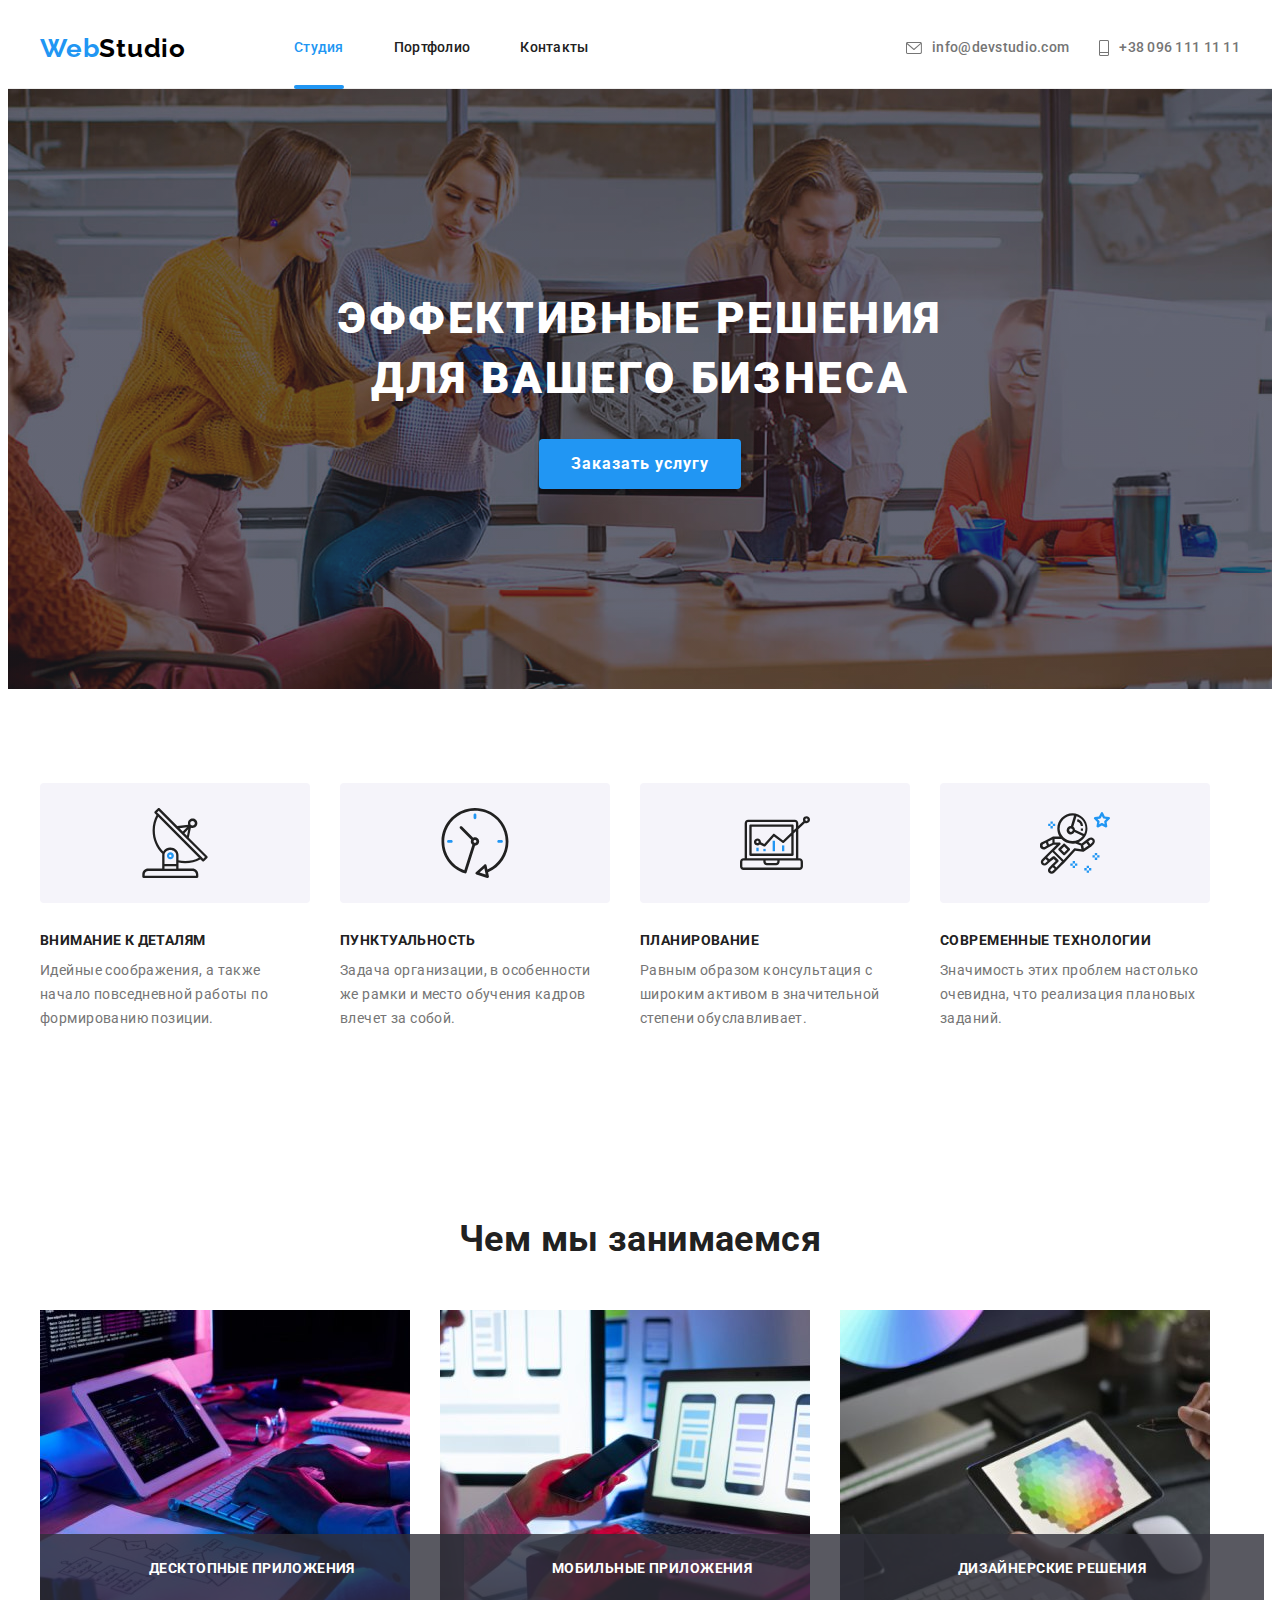
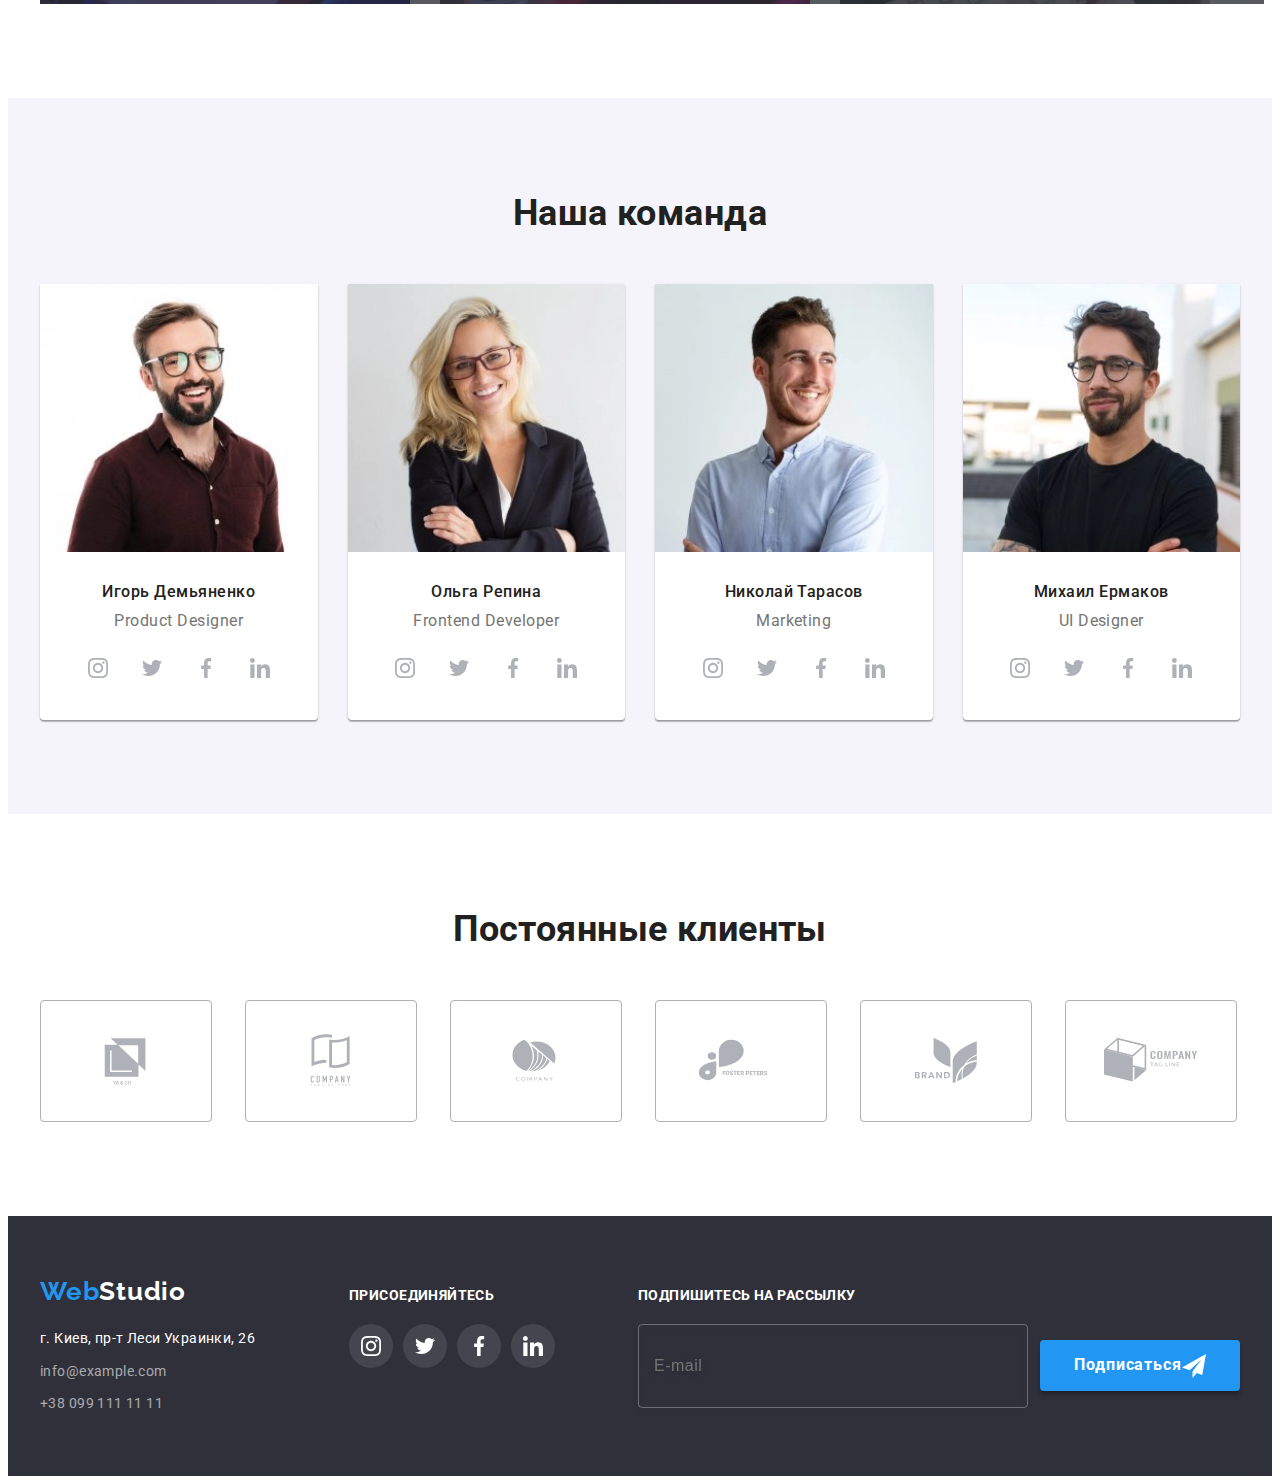
<file: index.html>
<!DOCTYPE html>
<html lang="ru">
  <head>
    <meta charset="UTF-8" />
    <meta http-equiv="X-UA-Compatible" content="IE=edge" />
    <meta name="viewport" content="width=device-width, initial-scale=1.0" />
    <title>Веб-студия</title>
    <link
      href="https://fonts.googleapis.com/css2?family=Raleway:wght@700&family=Roboto:wght@400;500;700;900&display=swap"
      rel="stylesheet"
    />

    <link
      rel="stylesheet"
      href="https://cdnjs.cloudflare.com/ajax/libs/modern-normalize/1.1.0/modern-normalize.min.css"
      integrity="sha512-wpPYUAdjBVSE4KJnH1VR1HeZfpl1ub8YT/NKx4PuQ5NmX2tKuGu6U/JRp5y+Y8XG2tV+wKQpNHVUX03MfMFn9Q=="
      crossorigin="anonymous"
      referrerpolicy="no-referrer"
    />
    <link rel="stylesheet" href="css/main.min.css" />
  </head>

  <!--body сайта-->
  <body data-page>
    <!--шапка сайта-->
    <header class="header">
      <div class="container header__container">
        <nav class="nav">
          <a href="index.html" class="link logo nav__logo"
            >Web<span class="dark-logo">Studio</span></a
          >

          <ul class="list nav__list">
            <li class="nav__item">
              <a href="index.html" class="nav__link nav__link--active link">Студия</a>
            </li>

            <li class="nav__item">
              <a href="portfolio.html" class="nav__link link">Портфолио</a>
            </li>
            <li class="nav__item">
              <a href="" class="nav__link link">Контакты</a>
            </li>
          </ul>

          <!-- кнопка -->
          <button
            type="button"
            class="menu-button"
            aria-expanded="false"
            aria-controls="menu-container"
            data-menu-button
          >
            <svg
              class="menu-button__icon"
              width="40"
              height="40"
              aria-label="мобильное выпадающее меню"
            >
              <use class="icon-menu" href="./images/icons.svg#icon-menu"></use>
              <use class="icon-cross" href="./images/icons.svg#icon-cross"></use>
            </svg>
          </button>

          <!-- Мобильное меню -->
          <div class="menu-container" id="menu-container" data-menu>
            <div class="mob-nav">
              <ul class="list mob-nav__list">
                <li class="mob-nav__item">
                  <a href="./index.html" class="mob-nav__link mob-nav__link--active link">Студия</a>
                </li>
                <li class="mob-nav__item">
                  <a href="./portfolio.html" class="mob-nav__link link">Портфолио</a>
                </li>
                <li class="mob-nav__item">
                  <a href="#contacts" class="mob-nav__link link">Контакты</a>
                </li>
              </ul>
            </div>
            <div class="mob-contacts">
              <ul class="list mob-contacts__list">
                <li class="mob-contacts__item">
                  <a href="tel:+380961111111" class="mob-contacts__link link tel">
                    +38 096 111 11 11
                  </a>
                </li>
                <li class="mob-contacts__item">
                  <a href="mailto:info@devstudio.com" class="mob-contacts__link link e-mail">
                    info@devstudio.com
                  </a>
                </li>
              </ul>
            </div>
            <div class="mob-socials">
              <ul class="mob-socials__list list">
                <li class="mob-socials__item">
                  <a
                    class="mob-socials__link link"
                    href=""
                    target="_blank"
                    rel="noreferrer noopener"
                    >Instagram</a
                  >
                </li>
                <li class="mob-socials__item">
                  <a
                    class="mob-socials__link link"
                    href=""
                    target="_blank"
                    rel="noreferrer noopener"
                    >Twitter</a
                  >
                </li>
                <li class="mob-socials__item">
                  <a
                    class="mob-socials__link link"
                    href=""
                    target="_blank"
                    rel="noreferrer noopener"
                    >Facebook</a
                  >
                </li>
                <li class="mob-socials__item">
                  <a
                    class="mob-socials__link link"
                    href=""
                    target="_blank"
                    rel="noreferrer noopener"
                    >LinkedIn</a
                  >
                </li>
              </ul>
            </div>
          </div>
        </nav>

        <!--contacts-->
        <ul class="list contact">
          <li class="contact__item">
            <a href="mailto:info@devstudio.com" class="contact__link link">
              <svg class="contact__icon mail-icon" width="16" height="12">
                <use href="./images/icons.svg#envelope"></use>
              </svg>
              info@devstudio.com</a
            >
          </li>
          <li class="contact__item">
            <a href="tel:+380961111111" class="contact__link link">
              <svg class="contact__icon tel-icon" width="10" height="16">
                <use href="./images/icons.svg#telephone"></use>
              </svg>
              +38 096 111 11 11
            </a>
          </li>
        </ul>
      </div>
    </header>

    <main>
      <!--hero-->
      <section class="hero">
        <div class="container">
          <h1 class="hero-title">Эффективные решения для вашего бизнеса</h1>

          <button type="submit" class="hero-button" data-modal-open>Заказать услугу</button>
        </div>
      </section>

      <!-- Особенности-->

      <section class="section benefits">
        <div class="container">
          <!--скрытый заголовок-->
          <h2 class="visually-hidden">Наши особенности</h2>

          <ul class="benefits__list cards-set list">
            <li class="benefits__item card-item">
              <div class="benefits__thumb">
                <svg class="benefits-icon" width="70" height="70">
                  <use href="./images/icons.svg#antenna"></use>
                </svg>
              </div>

              <h3 class="benefits__title">Внимание к деталям</h3>
              <p class="benefits__text">
                Идейные соображения, а также начало повседневной работы по формированию позиции.
              </p>
            </li>

            <li class="benefits__item card-item">
              <div class="benefits__thumb">
                <svg class="benefits-icon" width="70" height="70">
                  <use href="./images/icons.svg#clock"></use>
                </svg>
              </div>
              <h3 class="benefits__title">Пунктуальность</h3>
              <p class="benefits__text">
                Задача организации, в особенности же рамки и место обучения кадров влечет за собой.
              </p>
            </li>

            <li class="benefits__item card-item">
              <div class="benefits__thumb">
                <svg class="benefits-icon" width="70" height="70">
                  <use href="./images/icons.svg#diagram"></use>
                </svg>
              </div>
              <h3 class="benefits__title">Планирование</h3>
              <p class="benefits__text">
                Равным образом консультация с широким активом в значительной степени обуславливает.
              </p>
            </li>

            <li class="benefits__item card-item">
              <div class="benefits__thumb">
                <svg class="benefits-icon" width="70" height="70">
                  <use href="./images/icons.svg#astronaut"></use>
                </svg>
              </div>
              <h3 class="benefits__title">Современные технологии</h3>
              <p class="benefits__text">
                Значимость этих проблем настолько очевидна, что реализация плановых заданий.
              </p>
            </li>
          </ul>
        </div>
      </section>

      <!--about  Чем мы занимаемся -->

      <section class="about section">
        <div class="container about__container">
          <h2 class="section-title">Чем мы занимаемся</h2>

          <ul class="about__list cards-set list">
            <li class="card-item about__list-item">
              <div class="about__list-text">
                <p class="about__list-title">десктопные приложения</p>
              </div>
              <img
                srcset="./images/about/img1@1x.jpg 1x, ./images/about/img1@2x.jpg 2x"
                src="./images/about/img1@1x.jpg"
                alt="созданием сайтов"
                width="370"
                height="294"
              />
            </li>

            <li class="card-item about__list-item">
              <div class="about__list-text">
                <p class="about__list-title">мобильные приложения</p>
              </div>
              <img
                srcset="./images/about/img2@1x.jpg 1x, ./images/about/img2@2x.jpg 2x"
                src="./images/about/img2@1x.jpg"
                alt="создаем мобильные приложения"
                width="370"
                height="294"
              />
            </li>
            <li class="card-item about__list-item">
              <div class="about__list-text">
                <p class="about__list-title">дизайнерские решения</p>
              </div>
              <img
                srcset="./images/about/img3@1x.jpg 1x, ./images/about/img3@2x.jpg 2x"
                src="./images/about/img3@1x.jpg"
                alt="создаем вебдизайны"
                width="370"
                height="294"
              />
            </li>
          </ul>
        </div>
      </section>

      <!--Наша команда-->
      <section class="section team">
        <div class="container">
          <h2 class="section-title">Наша команда</h2>
          <ul class="list team__list cards-set">
            <li class="team__item cards-set__item">
              <picture>
                <!--Desktop screen-->
                <source
                  media="(min-width: 1200px)"
                  srcset="./images/team/img1@1x_lg.webp 1x, ./images/team/img1@2x_lg.webp 2x"
                  type="image/webp"
                />
                <source
                  media="(min-width: 1200px)"
                  srcset="./images/team/img1@1x_lg.jpg 1x, ./images/team/img1@2x_lg.jpg 2x"
                  type="image/jpeg"
                />

                <!--tablet screen-->
                <source
                  media="(min-width: 768px)"
                  srcset="./images/team/img1@1x_md.webp 1x, ./images/team/img1@2x_md.webp 2x"
                  type="image/webp"
                />
                <source
                  media="(min-width: 768px)"
                  srcset="./images/team/img1@1x_md.jpg 1x, ./images/team/img1@2x_md.jpg 2x"
                  type="image/jpeg"
                />
                <!--mobile screen-->
                <source
                  media="(max-width: 767px)"
                  srcset="./images/team/img1@1x_sm.webp 1x, ./images/team/img1@2x_sm.webp 2x"
                  type="image/webp"
                />
                <source
                  media="(min-width: 768px)"
                  srcset="./images/team/img1@1x_sm.jpg 1x, ./images/team/img1@2x_sm.jpg 2x"
                  type="image/jpeg"
                />

                <img
                  src="./images/team/img1@1x_sm.jpg"
                  width="450"
                  height="460"
                  alt="разработчик"
                />
              </picture>

              <div class="team__content">
                <h3 class="title team__title">Игорь Демьяненко</h3>
                <p class="team__text">Product Designer</p>

                <ul class="list social-list">
                  <li class="social-list__item">
                    <a href="javascript:;" target="_blank" class="link social-list__link">
                      <svg class="social-list__icon" width="20" height="20">
                        <use href="./images/icons.svg#instagram-icon"></use>
                      </svg>
                    </a>
                  </li>

                  <li class="social-list__item">
                    <a href="javascript:;" target="_blank" class="link social-list__link">
                      <svg class="social-list__icon" width="20" height="20">
                        <use href="./images/icons.svg#twitter-icon"></use>
                      </svg>
                    </a>
                  </li>

                  <li class="social-list__item">
                    <a href="javascript:;" target="_blank" class="link social-list__link">
                      <svg class="social-list__icon" width="20" height="20">
                        <use href="./images/icons.svg#facebook-icon"></use>
                      </svg>
                    </a>
                  </li>

                  <li class="social-list__item">
                    <a href="javascript:;" target="_blank" class="link social-list__link">
                      <svg class="social-list__icon" width="20" height="20">
                        <use href="./images/icons.svg#linkedin-icon"></use>
                      </svg>
                    </a>
                  </li>
                </ul>
              </div>
            </li>

            <li class="team__item cards-set__item">
              <picture>
                <!--Desktop screen-->
                <source
                  media="(min-width: 1200px)"
                  srcset="./images/team/img2@1x_lg.webp 1x, ./images/team/img2@2x_lg.webp 2x"
                  type="image/webp"
                />
                <source
                  media="(min-width: 1200px)"
                  srcset="./images/team/img2@1x_lg.jpg 1x, ./images/team/img2@2x_lg.jpg 2x"
                  type="image/jpeg"
                />

                <!--tablet screen-->
                <source
                  media="(min-width: 768px)"
                  srcset="./images/team/img2@1x_md.webp 1x, ./images/team/img2@2x_md.webp 2x"
                  type="image/webp"
                />
                <source
                  media="(min-width: 768px)"
                  srcset="./images/team/img2@1x_md.jpg 1x, ./images/team/img2@2x_md.jpg 2x"
                  type="image/jpeg"
                />
                <!--mobile screen-->
                <source
                  media="(max-width: 767px)"
                  srcset="./images/team/img2@1x_sm.webp 1x, ./images/team/img2@2x_sm.webp 2x"
                  type="image/webp"
                />
                <source
                  media="(min-width: 768px)"
                  srcset="./images/team/img2@1x_sm.jpg 1x, ./images/team/img2@2x_sm.jpg 2x"
                  type="image/jpeg"
                />

                <img
                  src="./images/team/img2@1x_sm.jpg"
                  width="450"
                  height="460"
                  alt="разработчик"
                />
              </picture>

              <div class="team__content">
                <h3 class="title team__title">Ольга Репина</h3>
                <p class="team__text">Frontend Developer</p>

                <ul class="list social-list">
                  <li class="social-list__item">
                    <a href="javascript:;" target="_blank" class="link social-list__link">
                      <svg class="social-list__icon" width="20" height="20">
                        <use href="./images/icons.svg#instagram-icon"></use>
                      </svg>
                    </a>
                  </li>

                  <li class="social-list__item">
                    <a href="javascript:;" target="_blank" class="link social-list__link">
                      <svg class="social-list__icon" width="20" height="20">
                        <use href="./images/icons.svg#twitter-icon"></use>
                      </svg>
                    </a>
                  </li>

                  <li class="social-list__item">
                    <a href="javascript:;" target="_blank" class="link social-list__link">
                      <svg class="social-list__icon" width="20" height="20">
                        <use href="./images/icons.svg#facebook-icon"></use>
                      </svg>
                    </a>
                  </li>

                  <li class="social-list__item">
                    <a href="javascript:;" target="_blank" class="link social-list__link">
                      <svg class="social-list__icon" width="20" height="20">
                        <use href="./images/icons.svg#linkedin-icon"></use>
                      </svg>
                    </a>
                  </li>
                </ul>
              </div>
            </li>

            <li class="team__item cards-set__item">
              <picture>
                <!--Desktop screen-->
                <source
                  media="(min-width: 1200px)"
                  srcset="./images/team/img3@1x_lg.webp 1x, ./images/team/img3@2x_lg.webp 2x"
                  type="image/webp"
                />
                <source
                  media="(min-width: 1200px)"
                  srcset="./images/team/img3@1x_lg.jpg 1x, ./images/team/img3@2x_lg.jpg 2x"
                  type="image/jpeg"
                />

                <!--tablet screen-->
                <source
                  media="(min-width: 768px)"
                  srcset="./images/team/img3@1x_md.webp 1x, ./images/team/img3@2x_md.webp 2x"
                  type="image/webp"
                />
                <source
                  media="(min-width: 768px)"
                  srcset="./images/team/img3@1x_md.jpg 1x, ./images/team/img3@2x_md.jpg 2x"
                  type="image/jpeg"
                />
                <!--mobile screen-->
                <source
                  media="(max-width: 767px)"
                  srcset="./images/team/img3@1x_sm.webp 1x, ./images/team/img3@2x_sm.webp 2x"
                  type="image/webp"
                />
                <source
                  media="(min-width: 768px)"
                  srcset="./images/team/img3@1x_sm.jpg 1x, ./images/team/img3@2x_sm.jpg 2x"
                  type="image/jpeg"
                />
                <img src="./images/team/img3@1x_sm.jpg" width="450" height="460" alt="маркетолог" />
              </picture>

              <div class="team__content">
                <h3 class="title team__title">Николай Тарасов</h3>
                <p class="team__text">Marketing</p>

                <ul class="list social-list">
                  <li class="social-list__item">
                    <a href="javascript:;" target="_blank" class="link social-list__link">
                      <svg class="social-list__icon" width="20" height="20">
                        <use href="./images/icons.svg#instagram-icon"></use>
                      </svg>
                    </a>
                  </li>

                  <li class="social-list__item">
                    <a href="javascript:;" target="_blank" class="link social-list__link">
                      <svg class="social-list__icon" width="20" height="20">
                        <use href="./images/icons.svg#twitter-icon"></use>
                      </svg>
                    </a>
                  </li>

                  <li class="social-list__item">
                    <a href="javascript:;" target="_blank" class="link social-list__link">
                      <svg class="social-list__icon" width="20" height="20">
                        <use href="./images/icons.svg#facebook-icon"></use>
                      </svg>
                    </a>
                  </li>

                  <li class="social-list__item">
                    <a href="javascript:;" target="_blank" class="link social-list__link">
                      <svg class="social-list__icon" width="20" height="20">
                        <use href="./images/icons.svg#linkedin-icon"></use>
                      </svg>
                    </a>
                  </li>
                </ul>
              </div>
            </li>

            <li class="team__item cards-set__item">
              <picture>
                <!--Desktop screen-->
                <source
                  media="(min-width: 1200px)"
                  srcset="./images/team/img4@1x_lg.webp 1x, ./images/team/img4@2x_lg.webp 2x"
                  type="image/webp"
                />
                <source
                  media="(min-width: 1200px)"
                  srcset="./images/team/img4@1x_lg.jpg 1x, ./images/team/img4@2x_lg.jpg 2x"
                  type="image/jpeg"
                />

                <!--tablet screen-->
                <source
                  media="(min-width: 768px)"
                  srcset="./images/team/img4@1x_md.webp 1x, ./images/team/img4@2x_md.webp 2x"
                  type="image/webp"
                />
                <source
                  media="(min-width: 768px)"
                  srcset="./images/team/img4@1x_md.jpg 1x, ./images/team/img4@2x_md.jpg 2x"
                  type="image/jpeg"
                />
                <!--mobile screen-->
                <source
                  media="(max-width: 767px)"
                  srcset="./images/team/img4@1x_sm.webp 1x, ./images/team/img4@2x_sm.webp 2x"
                  type="image/webp"
                />
                <source
                  media="(min-width: 768px)"
                  srcset="./images/team/img4@1x_sm.jpg 1x, ./images/team/img4@2x_sm.jpg 2x"
                  type="image/jpeg"
                />
                <img
                  src="./images/team/img4@1x_sm.jpg"
                  width="450"
                  height="460"
                  alt="ul дизайнер"
                />
              </picture>
              <div class="team__content">
                <h3 class="title team__title">Михаил Ермаков</h3>
                <p class="team__text">UI Designer</p>

                <ul class="list social-list">
                  <li class="social-list__item">
                    <a href="javascript:;" target="_blank" class="link social-list__link">
                      <svg class="social-list__icon" width="20" height="20">
                        <use href="./images/icons.svg#instagram-icon"></use>
                      </svg>
                    </a>
                  </li>

                  <li class="social-list__item">
                    <a href="javascript:;" target="_blank" class="link social-list__link">
                      <svg class="social-list__icon" width="20" height="20">
                        <use href="./images/icons.svg#twitter-icon"></use>
                      </svg>
                    </a>
                  </li>

                  <li class="social-list__item">
                    <a href="javascript:;" target="_blank" class="link social-list__link">
                      <svg class="social-list__icon" width="20" height="20">
                        <use href="./images/icons.svg#facebook-icon"></use>
                      </svg>
                    </a>
                  </li>

                  <li class="social-list__item">
                    <a href="javascript:;" target="_blank" class="link social-list__link">
                      <svg class="social-list__icon" width="20" height="20">
                        <use href="./images/icons.svg#linkedin-icon"></use>
                      </svg>
                    </a>
                  </li>
                </ul>
              </div>
            </li>
          </ul>
        </div>
      </section>

      <!--Постоянные клиенты-->
      <section class="section customer">
        <div class="container customer-container">
          <h3 class="section-title">Постоянные клиенты</h3>

          <ul class="cards-set list customer__list">
            <li class="customer__item cards-set__item">
              <a href="javascript:;" class="link customer__link">
                <svg class="customer__icon" width="106" height="60">
                  <use href="./images/icons.svg#customer-logo-one"></use>
                </svg>
              </a>
            </li>
            <li class="customer__item cards-set__item">
              <a href="javascript:;" class="link customer__link">
                <svg class="customer__icon" width="106" height="60">
                  <use href="./images/icons.svg#customer-logo-two"></use>
                </svg>
              </a>
            </li>
            <li class="customer__item cards-set__item">
              <a href="javascript:;" class="link customer__link">
                <svg class="customer__icon" width="106" height="60">
                  <use href="./images/icons.svg#customer-logo-three"></use>
                </svg>
              </a>
            </li>
            <li class="customer__item cards-set__item">
              <a href="javascript:;" class="link customer__link">
                <svg class="customer__icon" width="106" height="60">
                  <use href="./images/icons.svg#customer-logo-four"></use>
                </svg>
              </a>
            </li>
            <li class="customer__item cards-set__item">
              <a href="javascript:;" class="link customer__link">
                <svg class="customer__icon" width="106" height="60">
                  <use href="./images/icons.svg#customer-logo-five"></use>
                </svg>
              </a>
            </li>
            <li class="customer__item cards-set__item">
              <a href="javascript:;" class="link customer__link">
                <svg class="customer__icon" width="106" height="60">
                  <use href="./images/icons.svg#customer-logo-six"></use>
                </svg>
              </a>
            </li>
          </ul>
        </div>
      </section>
    </main>

    <!--Подвал-->
    <footer class="footer">
      <div class="container">
        <ul class="list footer__list">
          <li class="footer__item">
            <a href="index.html" class="link logo footer__logo"
              >Web<span class="white">Studio</span></a
            >

            <address class="address">
              <ul class="list footer-contacts" id="contacts">
                <li class="footer-contacts__item">
                  <a
                    href="https://goo.gl/maps/6LCePJ9uV5C26gQX8"
                    target="_blank"
                    rel="noreferrer noopener"
                    class="link footer-contacts__link street"
                  >
                    г. Киев, пр-т Леси Украинки, 26
                  </a>
                </li>
                <li class="footer-contacts__item">
                  <a href="mailto:info@example.com" class="link footer-contacts__link"
                    >info@example.com</a
                  >
                </li>
                <li class="footer-contacts__item">
                  <a href="tel:+380991111111" class="link footer-contacts__link"
                    >+38 099 111 11 11</a
                  >
                </li>
              </ul>
            </address>
          </li>

          <li class="subscription footer__item">
            <p class="subscription__follow">присоединяйтесь</p>

            <ul class="list social-list">
              <li class="social-list__item">
                <a href="javascript:;" target="_blank" class="link social-list__link">
                  <svg class="social-list__icon" width="20px" height="20px">
                    <use href="./images/icons.svg#instagram-icon"></use>
                  </svg>
                </a>
              </li>

              <li class="social-list__item">
                <a href="javascript:;" target="_blank" class="link social-list__link">
                  <svg class="social-list__icon" width="20px" height="20px">
                    <use href="./images/icons.svg#twitter-icon"></use>
                  </svg>
                </a>
              </li>

              <li class="social-list__item">
                <a href="javascript:;" target="_blank" class="link social-list__link">
                  <svg class="social-list__icon" width="20px" height="20px">
                    <use href="./images/icons.svg#facebook-icon"></use>
                  </svg>
                </a>
              </li>

              <li class="social-list__item">
                <a href="javascript:;" target="_blank" class="link social-list__link">
                  <svg class="social-list__icon" width="20px" height="20px">
                    <use href="./images/icons.svg#linkedin-icon"></use>
                  </svg>
                </a>
              </li>
            </ul>
          </li>

          <li class="subscription footer__item">
            <p class="subscription__follow">Подпишитесь на рассылку</p>

            <form class="subscribe-form">
              <input
                class="subscribe-form__input"
                type="email"
                name="email"
                id="email"
                placeholder="E-mail"
                required
              />

              <button type="button" class="hero-button">
                <span class="span-subscribe"> Подписаться</span>
                <svg class="social-icon" width="24px" height="24px">
                  <use href="./images/icons.svg#footer-send"></use>
                </svg>
              </button>
            </form>
          </li>
        </ul>
      </div>
    </footer>

    <!--Модальное окно-->
    <div class="backdrop is-hidden" data-modal>
      <div class="modal">
        <button type="button" data-modal-close class="close-bt">
          <svg class="close-icon" width="18px" height="18px">
            <use href="./images/icons.svg#close-black"></use>
          </svg>
        </button>

        <p class="modal-title">Оставьте свои данные, мы вам перезвоним</p>

        <form class="form">
          <label for="name" class="form-label">
            <span class="form-text">Имя</span>
            <span class="form-fild">
              <input class="form-input" type="text" name="name" id="name" required />
              <svg class="form-icon" width="12px" height="12px">
                <use href="./images/icons.svg#name"></use>
              </svg>
            </span>
          </label>

          <label for="tel" class="form-label">
            <span class="form-text">Телефон</span>
            <span class="form-fild">
              <input class="form-input" type="text" name="tel" id="tel" required />
              <svg class="form-icon" width="13px" height="13px">
                <use href="./images/icons.svg#tel"></use>
              </svg>
            </span>
          </label>

          <label for="mail" class="form-label">
            <span class="form-text">Почта</span>
            <span class="form-fild">
              <input class="form-input" type="email" name="mail" id="mail" required />
              <svg class="form-icon" width="15px" height="12px">
                <use href="./images/icons.svg#mail-hero-modal" width="15px" height="12px"></use>
              </svg>
            </span>
          </label>

          <label for="comment" class="form-label">
            <span class="form-text">Комментарий</span>
            <span class="form-fild-comment">
              <textarea
                class="form-input-comment"
                name="comment"
                id="comment"
                rows="8"
                placeholder="Введите текст"
              ></textarea>
            </span>
          </label>

          <label class="checkbox-label">
            <input
              class="checkbox visually-hidden"
              type="checkbox"
              checked="checked"
              name="check"
            />
            <span class="checkmark-icon">
              <svg width="16px" height="16px">
                <use href="./images/icons.svg#icon-check"></use>
              </svg>
            </span>
            <span
              >Соглашаюсь с рассылкой и принимаю&nbsp;<a href="#" class="checkbox-link"
                >Условия договора</a
              ></span
            >
          </label>

          <button type="submit" class="hero-button">Отправить</button>
        </form>
      </div>
    </div>
    <script src="./js/subscription.js"></script>
    <script src="./js/menu.js"></script>
    <script src="./js/modal.js"></script>
  </body>
</html>
</file>
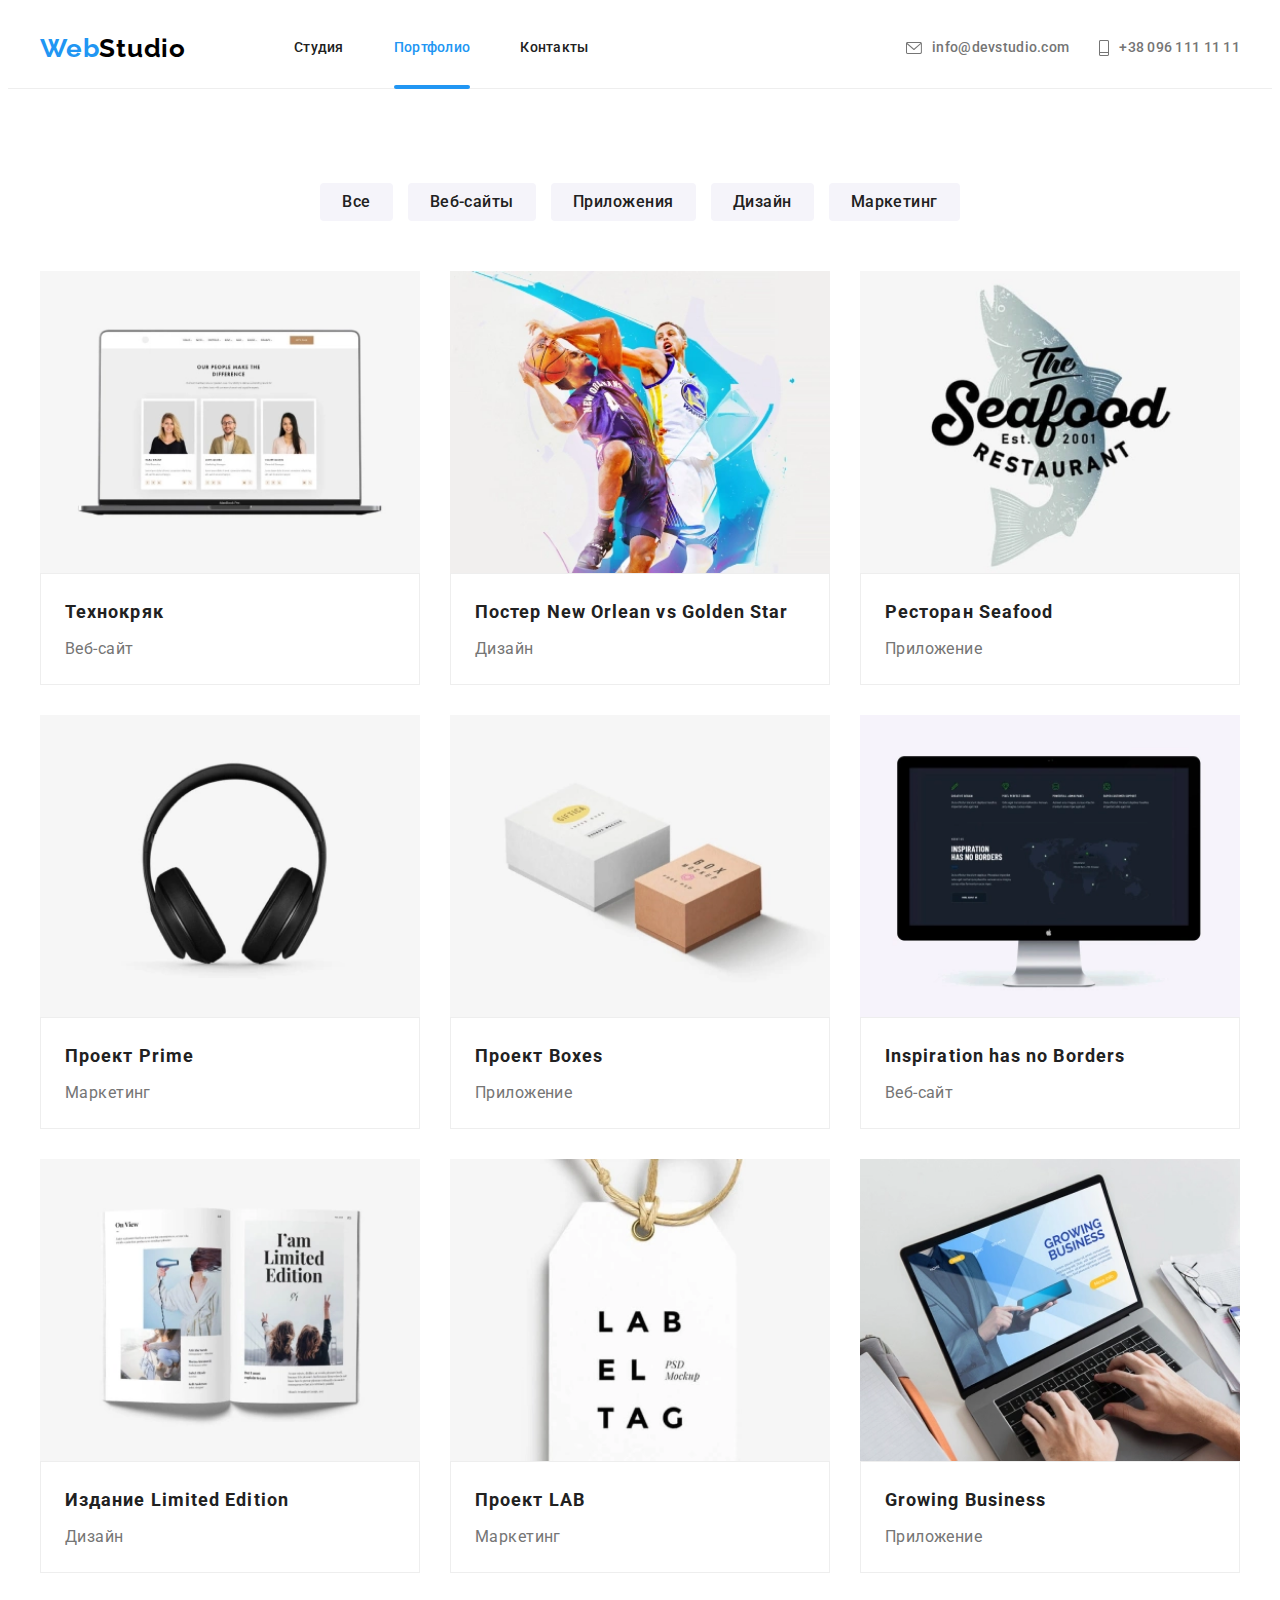
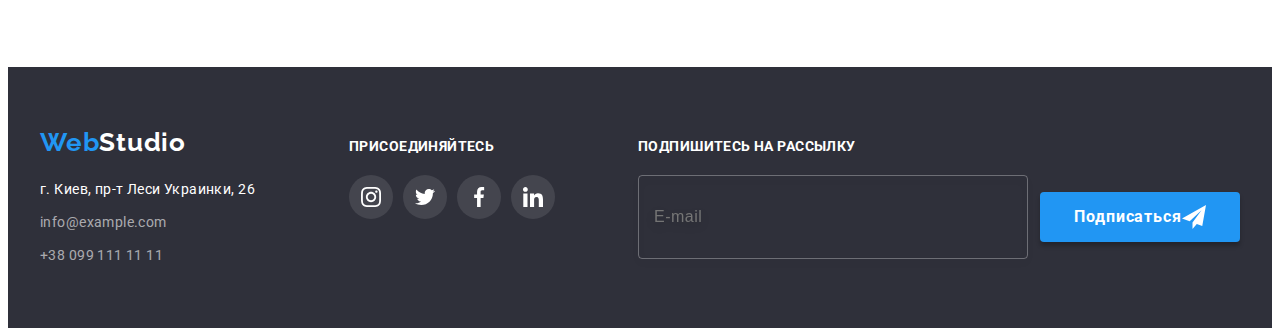
<file: portfolio.html>
<!DOCTYPE html>
<html lang="ru">
  <head>
    <meta charset="UTF-8" />
    <meta http-equiv="X-UA-Compatible" content="IE=edge" />
    <meta name="viewport" content="width=device-width, initial-scale=1.0" />
    <title>Портфолио</title>
    <link
      href="https://fonts.googleapis.com/css2?family=Raleway:wght@700&family=Roboto:wght@400;500;700;900&display=swap"
      rel="stylesheet"
    />
    <link
      rel="stylesheet"
      href="https://cdnjs.cloudflare.com/ajax/libs/modern-normalize/1.1.0/modern-normalize.min.css"
      integrity="sha512-wpPYUAdjBVSE4KJnH1VR1HeZfpl1ub8YT/NKx4PuQ5NmX2tKuGu6U/JRp5y+Y8XG2tV+wKQpNHVUX03MfMFn9Q=="
      crossorigin="anonymous"
      referrerpolicy="no-referrer"
    />
    <link rel="stylesheet" href="css/main.min.css" />
  </head>

  <!--body сайта-->
  <body data-page>
    <!--шапка сайта-->
    <header class="header">
      <div class="container header__container">
        <nav class="nav">
          <a href="index.html" class="link logo nav__logo"
            >Web<span class="dark-logo">Studio</span></a
          >

          <ul class="list nav__list">
            <li class="nav__item">
              <a href="index.html" class="nav__link link">Студия</a>
            </li>

            <li class="nav__item">
              <a href="portfolio.html" class="nav__link nav__link--active link">Портфолио</a>
            </li>
            <li class="nav__item">
              <a href="" class="nav__link link">Контакты</a>
            </li>
          </ul>

          <!-- кнопка -->
          <button
            type="button"
            class="menu-button"
            aria-expanded="false"
            aria-controls="menu-container"
            data-menu-button
          >
            <svg
              class="menu-button__icon"
              width="40"
              height="40"
              aria-label="мобильное выпадающее меню"
            >
              <use class="icon-menu" href="./images/icons.svg#icon-menu"></use>
              <use class="icon-cross" href="./images/icons.svg#icon-cross"></use>
            </svg>
          </button>

          <!-- Мобильное меню -->
          <div class="menu-container" id="menu-container" data-menu>
            <div class="mob-nav">
              <ul class="list mob-nav__list">
                <li class="mob-nav__item">
                  <a href="./index.html" class="mob-nav__link link">Студия</a>
                </li>
                <li class="mob-nav__item">
                  <a href="./portfolio.html" class="mob-nav__link mob-nav__link--active link"
                    >Портфолио</a
                  >
                </li>
                <li class="mob-nav__item">
                  <a href="#contacts" class="mob-nav__link link">Контакты</a>
                </li>
              </ul>
            </div>
            <div class="mob-contacts">
              <ul class="list mob-contacts__list">
                <li class="mob-contacts__item">
                  <a href="tel:+380961111111" class="mob-contacts__link link tel">
                    +38 096 111 11 11
                  </a>
                </li>
                <li class="mob-contacts__item">
                  <a href="mailto:info@devstudio.com" class="mob-contacts__link link e-mail">
                    info@devstudio.com
                  </a>
                </li>
              </ul>
            </div>
            <div class="mob-socials">
              <ul class="mob-socials__list list">
                <li class="mob-socials__item">
                  <a
                    class="mob-socials__link link"
                    href=""
                    target="_blank"
                    rel="noreferrer noopener"
                    >Instagram</a
                  >
                </li>
                <li class="mob-socials__item">
                  <a
                    class="mob-socials__link link"
                    href=""
                    target="_blank"
                    rel="noreferrer noopener"
                    >Twitter</a
                  >
                </li>
                <li class="mob-socials__item">
                  <a
                    class="mob-socials__link link"
                    href=""
                    target="_blank"
                    rel="noreferrer noopener"
                    >Facebook</a
                  >
                </li>
                <li class="mob-socials__item">
                  <a
                    class="mob-socials__link link"
                    href=""
                    target="_blank"
                    rel="noreferrer noopener"
                    >LinkedIn</a
                  >
                </li>
              </ul>
            </div>
          </div>
        </nav>

        <!--contacts-->
        <ul class="list contact">
          <li class="contact__item">
            <a href="mailto:info@devstudio.com" class="contact__link link">
              <svg class="contact__icon mail-icon" width="16" height="12">
                <use href="./images/icons.svg#envelope"></use>
              </svg>
              info@devstudio.com</a
            >
          </li>
          <li class="contact__item">
            <a href="tel:+380961111111" class="contact__link link">
              <svg class="contact__icon tel-icon" width="10" height="16">
                <use href="./images/icons.svg#telephone"></use>
              </svg>
              +38 096 111 11 11
            </a>
          </li>
        </ul>
      </div>
    </header>

    <main>
      <section class="section">
        <div class="container portfolio-container">
          <!--скрытые заголовки-->
          <h1 class="visually-hidden">Примеры</h1>

          <!--фильтры-кнопки-->
          <ul class="list select-list">
            <li class="select-list__item">
              <button type="button" class="select-list__button">Все</button>
            </li>

            <li class="select-list__item">
              <button type="button" class="select-list__button">Веб-сайты</button>
            </li>

            <li class="select-list__item">
              <button type="button" class="select-list__button">Приложения</button>
            </li>

            <li class="select-list__item">
              <button type="button" class="select-list__button">Дизайн</button>
            </li>

            <li class="select-list__item">
              <button type="button" class="select-list__button">Маркетинг</button>
            </li>
          </ul>

          <!--примеры работ-->

          <ul class="list portfolio-list cards-set">
            <li class="cards-set__item cards">
              <a href="javascript:;" class="link cards__link">
                <div class="cards__overlay">
                  <!--тег picture-->
                  <picture>
                    <!--Desktop screen-->
                    <source
                      media="(min-width: 1200px)"
                      srcset="
                        ./images/portfolio/img1@1x_lg.webp 1x,
                        ./images/portfolio/img1@2x_lg.webp 2x
                      "
                      type="image/webp"
                    />
                    <source
                      media="(min-width: 1200px)"
                      srcset="
                        ./images/portfolio/img1@1x_lg.jpg 1x,
                        ./images/portfolio/img1@2x_lg.jpg 2x
                      "
                      type="image/jpeg"
                    />

                    <!--tablet screen-->
                    <source
                      media="(min-width: 768px)"
                      srcset="
                        ./images/portfolio/img1@1x_md.webp 1x,
                        ./images/portfolio/img1@2x_md.webp 2x
                      "
                      type="image/webp"
                    />
                    <source
                      media="(min-width: 768px)"
                      srcset="
                        ./images/portfolio/img1@1x_md.jpg 1x,
                        ./images/portfolio/img1@2x_md.jpg 2x
                      "
                      type="image/jpeg"
                    />
                    <!--mobile screen-->
                    <source
                      media="(max-width: 767px)"
                      srcset="
                        ./images/portfolio/img1@1x_sm.webp 1x,
                        ./images/portfolio/img1@2x_sm.webp 2x
                      "
                      type="image/webp"
                    />
                    <source
                      media="(min-width: 768px)"
                      srcset="
                        ./images/portfolio/img1@1x_sm.jpg 1x,
                        ./images/portfolio/img1@2x_sm.jpg 2x
                      "
                      type="image/jpeg"
                    />

                    <img
                      src="./images/portfolio/img1@1x_sm.jpg"
                      alt="Технокряк"
                      width="450"
                      height="294"
                    />
                  </picture>

                  <p class="cards__overlayed">
                    Ресурс предлагает комплексные предложения с разным уровнем функционала и
                    сервисов. Все это позволит посетителю получить исчерпывающие сведения о компании
                    или частном лице.
                  </p>
                </div>
                <div class="cards__content">
                  <h2 class="cards__title">Технокряк</h2>
                  <p class="cards__text">Веб-сайт</p>
                </div>
              </a>
            </li>

            <li class="cards-set__item cards">
              <a href="javascript:;" class="link cards__link">
                <div class="cards__overlay">
                  <picture>
                    <!--Desktop screen-->
                    <source
                      media="(min-width: 1200px)"
                      srcset="
                        ./images/portfolio/img2@1x_lg.webp 1x,
                        ./images/portfolio/img2@2x_lg.webp 2x
                      "
                      type="image/webp"
                    />
                    <source
                      media="(min-width: 1200px)"
                      srcset="
                        ./images/portfolio/img2@1x_lg.jpg 1x,
                        ./images/portfolio/img2@2x_lg.jpg 2x
                      "
                      type="image/jpeg"
                    />

                    <!--tablet screen-->
                    <source
                      media="(min-width: 768px)"
                      srcset="
                        ./images/portfolio/img2@1x_md.webp 1x,
                        ./images/portfolio/img2@2x_md.webp 2x
                      "
                      type="image/webp"
                    />
                    <source
                      media="(min-width: 768px)"
                      srcset="
                        ./images/portfolio/img2@1x_md.jpg 1x,
                        ./images/portfolio/img2@2x_md.jpg 2x
                      "
                      type="image/jpeg"
                    />
                    <!--mobile screen-->
                    <source
                      media="(max-width: 767px)"
                      srcset="
                        ./images/portfolio/img2@1x_sm.webp 1x,
                        ./images/portfolio/img2@2x_sm.webp 2x
                      "
                      type="image/webp"
                    />
                    <source
                      media="(min-width: 768px)"
                      srcset="
                        ./images/portfolio/img2@1x_sm.jpg 1x,
                        ./images/portfolio/img2@2x_sm.jpg 2x
                      "
                      type="image/jpeg"
                    />

                    <img
                      src="./images/portfolio/img2@1x_sm.jpg"
                      alt="New Orlean vs Golden Star"
                      width="450"
                      height="294"
                    />
                  </picture>
                  <p class="cards__overlayed">
                    Ресурс предлагает комплексные предложения с разным уровнем функционала и
                    сервисов. Все это позволит посетителю получить исчерпывающие сведения о компании
                    или частном лице.
                  </p>
                </div>
                <div class="cards__content">
                  <h2 class="cards__title">Постер New Orlean vs Golden Star</h2>
                  <p class="cards__text">Дизайн</p>
                </div>
              </a>
            </li>

            <li class="cards-set__item cards">
              <a href="javascript:;" class="link cards__link">
                <div class="cards__overlay">
                  <picture>
                    <!--Desktop screen-->
                    <source
                      media="(min-width: 1200px)"
                      srcset="
                        ./images/portfolio/img3@1x_lg.webp 1x,
                        ./images/portfolio/img3@2x_lg.webp 2x
                      "
                      type="image/webp"
                    />
                    <source
                      media="(min-width: 1200px)"
                      srcset="
                        ./images/portfolio/img3@1x_lg.jpg 1x,
                        ./images/portfolio/img3@2x_lg.jpg 2x
                      "
                      type="image/jpeg"
                    />

                    <!--tablet screen-->
                    <source
                      media="(min-width: 768px)"
                      srcset="
                        ./images/portfolio/img3@1x_md.webp 1x,
                        ./images/portfolio/img3@2x_md.webp 2x
                      "
                      type="image/webp"
                    />
                    <source
                      media="(min-width: 768px)"
                      srcset="
                        ./images/portfolio/img3@1x_md.jpg 1x,
                        ./images/portfolio/img3@2x_md.jpg 2x
                      "
                      type="image/jpeg"
                    />
                    <!--mobile screen-->
                    <source
                      media="(max-width: 767px)"
                      srcset="
                        ./images/portfolio/img3@1x_sm.webp 1x,
                        ./images/portfolio/img3@2x_sm.webp 2x
                      "
                      type="image/webp"
                    />
                    <source
                      media="(min-width: 768px)"
                      srcset="
                        ./images/portfolio/img3@1x_sm.jpg 1x,
                        ./images/portfolio/img3@2x_sm.jpg 2x
                      "
                      type="image/jpeg"
                    />

                    <img
                      src="./images/portfolio/img3@1x_sm.jpg"
                      alt="Ресторан Seafood"
                      width="450"
                      height="294"
                    />
                  </picture>
                  <p class="cards__overlayed">
                    Ресурс предлагает комплексные предложения с разным уровнем функционала и
                    сервисов. Все это позволит посетителю получить исчерпывающие сведения о компании
                    или частном лице.
                  </p>
                </div>
                <div class="cards__content">
                  <h2 class="cards__title">Ресторан Seafood</h2>
                  <p class="cards__text">Приложение</p>
                </div>
              </a>
            </li>

            <li class="cards-set__item cards">
              <a href="javascript:;" class="link cards__link">
                <div class="cards__overlay">
                  <picture>
                    <!--Desktop screen-->
                    <source
                      media="(min-width: 1200px)"
                      srcset="
                        ./images/portfolio/img4@1x_lg.webp 1x,
                        ./images/portfolio/img4@2x_lg.webp 2x
                      "
                      type="image/webp"
                    />
                    <source
                      media="(min-width: 1200px)"
                      srcset="
                        ./images/portfolio/img4@1x_lg.jpg 1x,
                        ./images/portfolio/img4@2x_lg.jpg 2x
                      "
                      type="image/jpeg"
                    />

                    <!--tablet screen-->
                    <source
                      media="(min-width: 768px)"
                      srcset="
                        ./images/portfolio/img4@1x_md.webp 1x,
                        ./images/portfolio/img4@2x_md.webp 2x
                      "
                      type="image/webp"
                    />
                    <source
                      media="(min-width: 768px)"
                      srcset="
                        ./images/portfolio/img4@1x_md.jpg 1x,
                        ./images/portfolio/img4@2x_md.jpg 2x
                      "
                      type="image/jpeg"
                    />
                    <!--mobile screen-->
                    <source
                      media="(max-width: 767px)"
                      srcset="
                        ./images/portfolio/img4@1x_sm.webp 1x,
                        ./images/portfolio/img4@2x_sm.webp 2x
                      "
                      type="image/webp"
                    />
                    <source
                      media="(min-width: 768px)"
                      srcset="
                        ./images/portfolio/img4@1x_sm.jpg 1x,
                        ./images/portfolio/img4@2x_sm.jpg 2x
                      "
                      type="image/jpeg"
                    />

                    <img
                      src="./images/portfolio/img4@1x_sm.jpg"
                      alt="Проект Prime"
                      width="450"
                      height="294"
                    />
                  </picture>
                  <p class="cards__overlayed">
                    Ресурс предлагает комплексные предложения с разным уровнем функционала и
                    сервисов. Все это позволит посетителю получить исчерпывающие сведения о компании
                    или частном лице.
                  </p>
                </div>
                <div class="cards__content">
                  <h2 class="cards__title">Проект Prime</h2>
                  <p class="cards__text">Маркетинг</p>
                </div>
              </a>
            </li>

            <li class="cards-set__item cards">
              <a href="javascript:;" class="link cards__link">
                <div class="cards__overlay">
                  <picture>
                    <!--Desktop screen-->
                    <source
                      media="(min-width: 1200px)"
                      srcset="
                        ./images/portfolio/img5@1x_lg.webp 1x,
                        ./images/portfolio/img5@2x_lg.webp 2x
                      "
                      type="image/webp"
                    />
                    <source
                      media="(min-width: 1200px)"
                      srcset="
                        ./images/portfolio/img5@1x_lg.jpg 1x,
                        ./images/portfolio/img5@2x_lg.jpg 2x
                      "
                      type="image/jpeg"
                    />

                    <!--tablet screen-->
                    <source
                      media="(min-width: 768px)"
                      srcset="
                        ./images/portfolio/img5@1x_md.webp 1x,
                        ./images/portfolio/img5@2x_md.webp 2x
                      "
                      type="image/webp"
                    />
                    <source
                      media="(min-width: 768px)"
                      srcset="
                        ./images/portfolio/img5@1x_md.jpg 1x,
                        ./images/portfolio/img5@2x_md.jpg 2x
                      "
                      type="image/jpeg"
                    />
                    <!--mobile screen-->
                    <source
                      media="(max-width: 767px)"
                      srcset="
                        ./images/portfolio/img5@1x_sm.webp 1x,
                        ./images/portfolio/img5@2x_sm.webp 2x
                      "
                      type="image/webp"
                    />
                    <source
                      media="(min-width: 768px)"
                      srcset="
                        ./images/portfolio/img5@1x_sm.jpg 1x,
                        ./images/portfolio/img5@2x_sm.jpg 2x
                      "
                      type="image/jpeg"
                    />

                    <img
                      src="./images/portfolio/img5@1x_sm.jpg"
                      alt="Проект Boxes"
                      width="450"
                      height="294"
                    />
                  </picture>
                  <p class="cards__overlayed">
                    Ресурс предлагает комплексные предложения с разным уровнем функционала и
                    сервисов. Все это позволит посетителю получить исчерпывающие сведения о компании
                    или частном лице.
                  </p>
                </div>
                <div class="cards__content">
                  <h2 class="cards__title">Проект Boxes</h2>
                  <p class="cards__text">Приложение</p>
                </div>
              </a>
            </li>

            <li class="cards-set__item cards">
              <a href="javascript:;" class="link cards__link">
                <div class="cards__overlay">
                  <picture>
                    <!--Desktop screen-->
                    <source
                      media="(min-width: 1200px)"
                      srcset="
                        ./images/portfolio/img6@1x_lg.webp 1x,
                        ./images/portfolio/img6@2x_lg.webp 2x
                      "
                      type="image/webp"
                    />
                    <source
                      media="(min-width: 1200px)"
                      srcset="
                        ./images/portfolio/img6@1x_lg.jpg 1x,
                        ./images/portfolio/img6@2x_lg.jpg 2x
                      "
                      type="image/jpeg"
                    />

                    <!--tablet screen-->
                    <source
                      media="(min-width: 768px)"
                      srcset="
                        ./images/portfolio/img6@1x_md.webp 1x,
                        ./images/portfolio/img6@2x_md.webp 2x
                      "
                      type="image/webp"
                    />
                    <source
                      media="(min-width: 768px)"
                      srcset="
                        ./images/portfolio/img6@1x_md.jpg 1x,
                        ./images/portfolio/img6@2x_md.jpg 2x
                      "
                      type="image/jpeg"
                    />
                    <!--mobile screen-->
                    <source
                      media="(max-width: 767px)"
                      srcset="
                        ./images/portfolio/img6@1x_sm.webp 1x,
                        ./images/portfolio/img6@2x_sm.webp 2x
                      "
                      type="image/webp"
                    />
                    <source
                      media="(min-width: 768px)"
                      srcset="
                        ./images/portfolio/img6@1x_sm.jpg 1x,
                        ./images/portfolio/img6@2x_sm.jpg 2x
                      "
                      type="image/jpeg"
                    />

                    <img
                      src="./images/portfolio/img6@1x_sm.jpg"
                      alt="Inspiration has no Borders"
                      width="450"
                      height="294"
                    />
                  </picture>
                  <p class="cards__overlayed">
                    Ресурс предлагает комплексные предложения с разным уровнем функционала и
                    сервисов. Все это позволит посетителю получить исчерпывающие сведения о компании
                    или частном лице.
                  </p>
                </div>
                <div class="cards__content">
                  <h2 class="cards__title">Inspiration has no Borders</h2>
                  <p class="cards__text">Веб-сайт</p>
                </div>
              </a>
            </li>

            <li class="cards-set__item cards">
              <a href="javascript:;" class="link cards__link">
                <div class="cards__overlay">
                  <picture>
                    <!--Desktop screen-->
                    <source
                      media="(min-width: 1200px)"
                      srcset="
                        ./images/portfolio/img7@1x_lg.webp 1x,
                        ./images/portfolio/img7@2x_lg.webp 2x
                      "
                      type="image/webp"
                    />
                    <source
                      media="(min-width: 1200px)"
                      srcset="
                        ./images/portfolio/img7@1x_lg.jpg 1x,
                        ./images/portfolio/img7@2x_lg.jpg 2x
                      "
                      type="image/jpeg"
                    />

                    <!--tablet screen-->
                    <source
                      media="(min-width: 768px)"
                      srcset="
                        ./images/portfolio/img7@1x_md.webp 1x,
                        ./images/portfolio/img7@2x_md.webp 2x
                      "
                      type="image/webp"
                    />
                    <source
                      media="(min-width: 768px)"
                      srcset="
                        ./images/portfolio/img7@1x_md.jpg 1x,
                        ./images/portfolio/img7@2x_md.jpg 2x
                      "
                      type="image/jpeg"
                    />
                    <!--mobile screen-->
                    <source
                      media="(max-width: 767px)"
                      srcset="
                        ./images/portfolio/img7@1x_sm.webp 1x,
                        ./images/portfolio/img7@2x_sm.webp 2x
                      "
                      type="image/webp"
                    />
                    <source
                      media="(min-width: 768px)"
                      srcset="
                        ./images/portfolio/img7@1x_sm.jpg 1x,
                        ./images/portfolio/img7@2x_sm.jpg 2x
                      "
                      type="image/jpeg"
                    />

                    <img
                      src="./images/portfolio/img7@1x_sm.jpg"
                      alt="Издание Limited Edition"
                      width="450"
                      height="294"
                    />
                  </picture>
                  <p class="cards__overlayed">
                    Ресурс предлагает комплексные предложения с разным уровнем функционала и
                    сервисов. Все это позволит посетителю получить исчерпывающие сведения о компании
                    или частном лице.
                  </p>
                </div>
                <div class="cards__content">
                  <h2 class="cards__title">Издание Limited Edition</h2>
                  <p class="cards__text">Дизайн</p>
                </div>
              </a>
            </li>

            <li class="cards-set__item cards">
              <a href="javascript:;" class="link cards__link">
                <div class="cards__overlay">
                  <picture>
                    <!--Desktop screen-->
                    <source
                      media="(min-width: 1200px)"
                      srcset="
                        ./images/portfolio/img8@1x_lg.webp 1x,
                        ./images/portfolio/img8@2x_lg.webp 2x
                      "
                      type="image/webp"
                    />
                    <source
                      media="(min-width: 1200px)"
                      srcset="
                        ./images/portfolio/img8@1x_lg.jpg 1x,
                        ./images/portfolio/img8@2x_lg.jpg 2x
                      "
                      type="image/jpeg"
                    />

                    <!--tablet screen-->
                    <source
                      media="(min-width: 768px)"
                      srcset="
                        ./images/portfolio/img8@1x_md.webp 1x,
                        ./images/portfolio/img8@2x_md.webp 2x
                      "
                      type="image/webp"
                    />
                    <source
                      media="(min-width: 768px)"
                      srcset="
                        ./images/portfolio/img8@1x_md.jpg 1x,
                        ./images/portfolio/img8@2x_md.jpg 2x
                      "
                      type="image/jpeg"
                    />
                    <!--mobile screen-->
                    <source
                      media="(max-width: 767px)"
                      srcset="
                        ./images/portfolio/img8@1x_sm.webp 1x,
                        ./images/portfolio/img8@2x_sm.webp 2x
                      "
                      type="image/webp"
                    />
                    <source
                      media="(min-width: 768px)"
                      srcset="
                        ./images/portfolio/img8@1x_sm.jpg 1x,
                        ./images/portfolio/img8@2x_sm.jpg 2x
                      "
                      type="image/jpeg"
                    />

                    <img
                      src="./images/portfolio/img8@1x_sm.jpg"
                      alt="Проект LAB"
                      width="450"
                      height="294"
                    />
                  </picture>
                  <p class="cards__overlayed">
                    Ресурс предлагает комплексные предложения с разным уровнем функционала и
                    сервисов. Все это позволит посетителю получить исчерпывающие сведения о компании
                    или частном лице.
                  </p>
                </div>
                <div class="cards__content">
                  <h2 class="cards__title">Проект LAB</h2>
                  <p class="cards__text">Маркетинг</p>
                </div>
              </a>
            </li>

            <li class="cards-set__item cards">
              <a href="javascript:;" class="link cards__link">
                <div class="cards__overlay">
                  <picture>
                    <!--Desktop screen-->
                    <source
                      media="(min-width: 1200px)"
                      srcset="
                        ./images/portfolio/img9@1x_lg.webp 1x,
                        ./images/portfolio/img9@2x_lg.webp 2x
                      "
                      type="image/webp"
                    />
                    <source
                      media="(min-width: 1200px)"
                      srcset="
                        ./images/portfolio/img9@1x_lg.jpg 1x,
                        ./images/portfolio/img9@2x_lg.jpg 2x
                      "
                      type="image/jpeg"
                    />

                    <!--tablet screen-->
                    <source
                      media="(min-width: 768px)"
                      srcset="
                        ./images/portfolio/img9@1x_md.webp 1x,
                        ./images/portfolio/img9@2x_md.webp 2x
                      "
                      type="image/webp"
                    />
                    <source
                      media="(min-width: 768px)"
                      srcset="
                        ./images/portfolio/img9@1x_md.jpg 1x,
                        ./images/portfolio/img9@2x_md.jpg 2x
                      "
                      type="image/jpeg"
                    />
                    <!--mobile screen-->
                    <source
                      media="(max-width: 767px)"
                      srcset="
                        ./images/portfolio/img9@1x_sm.webp 1x,
                        ./images/portfolio/img9@2x_sm.webp 2x
                      "
                      type="image/webp"
                    />
                    <source
                      media="(min-width: 768px)"
                      srcset="
                        ./images/portfolio/img9@1x_sm.jpg 1x,
                        ./images/portfolio/img9@2x_sm.jpg 2x
                      "
                      type="image/jpeg"
                    />

                    <img
                      src="./images/portfolio/img9@1x_sm.jpg"
                      alt="Growing Business"
                      width="450"
                      height="294"
                    />
                  </picture>
                  <p class="cards__overlayed">
                    Ресурс предлагает комплексные предложения с разным уровнем функционала и
                    сервисов. Все это позволит посетителю получить исчерпывающие сведения о компании
                    или частном лице.
                  </p>
                </div>
                <div class="cards__content">
                  <h2 class="cards__title">Growing Business</h2>
                  <p class="cards__text">Приложение</p>
                </div>
              </a>
            </li>
          </ul>
        </div>
      </section>
    </main>

    <footer class="footer">
      <div class="container">
        <ul class="list footer__list">
          <li class="footer__item">
            <a href="index.html" class="link logo footer__logo"
              >Web<span class="white">Studio</span></a
            >

            <address class="address">
              <ul class="list footer-contacts" id="contacts">
                <li class="footer-contacts__item">
                  <a
                    href="https://goo.gl/maps/6LCePJ9uV5C26gQX8"
                    target="_blank"
                    rel="noreferrer noopener"
                    class="link footer-contacts__link street"
                  >
                    г. Киев, пр-т Леси Украинки, 26
                  </a>
                </li>
                <li class="footer-contacts__item">
                  <a href="mailto:info@example.com" class="link footer-contacts__link"
                    >info@example.com</a
                  >
                </li>
                <li class="footer-contacts__item">
                  <a href="tel:+380991111111" class="link footer-contacts__link"
                    >+38 099 111 11 11</a
                  >
                </li>
              </ul>
            </address>
          </li>

          <li class="subscription footer__item">
            <p class="subscription__follow">присоединяйтесь</p>

            <ul class="list social-list">
              <li class="social-list__item">
                <a href="javascript:;" target="_blank" class="link social-list__link">
                  <svg class="social-list__icon" width="20px" height="20px">
                    <use href="./images/icons.svg#instagram-icon"></use>
                  </svg>
                </a>
              </li>

              <li class="social-list__item">
                <a href="javascript:;" target="_blank" class="link social-list__link">
                  <svg class="social-list__icon" width="20px" height="20px">
                    <use href="./images/icons.svg#twitter-icon"></use>
                  </svg>
                </a>
              </li>

              <li class="social-list__item">
                <a href="javascript:;" target="_blank" class="link social-list__link">
                  <svg class="social-list__icon" width="20px" height="20px">
                    <use href="./images/icons.svg#facebook-icon"></use>
                  </svg>
                </a>
              </li>

              <li class="social-list__item">
                <a href="javascript:;" target="_blank" class="link social-list__link">
                  <svg class="social-list__icon" width="20px" height="20px">
                    <use href="./images/icons.svg#linkedin-icon"></use>
                  </svg>
                </a>
              </li>
            </ul>
          </li>

          <li class="subscription footer__item">
            <p class="subscription__follow">Подпишитесь на рассылку</p>

            <form class="subscribe-form">
              <input
                class="subscribe-form__input"
                type="email"
                name="email"
                id="email"
                placeholder="E-mail"
                required
              />

              <button type="button" class="hero-button">
                <span class="span-subscribe"> Подписаться</span>
                <svg class="social-icon" width="24px" height="24px">
                  <use href="./images/icons.svg#footer-send"></use>
                </svg>
              </button>
            </form>
          </li>
        </ul>
      </div>
    </footer>
    <script src="./js/subscription.js"></script>
    <script src="./js/menu.js"></script>
  </body>
</html>

<!--</div>
                <div class="card-content">
                  <h2 class="card-heading">Технокряк</h2>
                  <p class="card-text">Веб-сайт</p>
                </div>
              </a>
            </li>

            <li class="card-item portfolio-item">
              <a href="javascript:;" class="link portfolio-link">
                <div class="portfolio-img-bg">
                  <img
                    src="./images/goldenstar.jpg"
                    alt="Дизайн постера"
                    width="370"
                    height="294"
                  />
                  <div class="portfolio-overlay">
                    Ресурс предлагает комплексные предложения с разным уровнем функционала и
                    сервисов. Все это позволит посетителю получить исчерпывающие сведения о компании
                    или частном лице.
                  </div>
                </div>
                <div class="card-content">
                  <h2 class="card-heading">Постер New Orlean vs Golden Star</h2>
                  <p class="card-text">Дизайн</p>
                </div>
              </a>
            </li>

            <li class="card-item portfolio-item">
              <a href="javascript:;" class="link portfolio-link">
                <div class="portfolio-img-bg">
                  <img
                    src="./images/seafood.jpg"
                    alt="Приложение для ресторана Seafood"
                    width="370"
                    height="294"
                  />
                  <div class="portfolio-overlay">
                    Ресурс предлагает комплексные предложения с разным уровнем функционала и
                    сервисов. Все это позволит посетителю получить исчерпывающие сведения о компании
                    или частном лице.
                  </div>
                </div>
                <div class="card-content">
                  <h2 class="card-heading">Ресторан Seafood</h2>
                  <p class="card-text">Приложение</p>
                </div>
              </a>
            </li>

            <li class="card-item portfolio-item">
              <a href="javascript:;" class="link portfolio-link">
                <div class="portfolio-img-bg">
                  <img src="./images/prime.jpg" alt="Маркетинг Prime" width="370" height="294" />
                  <div class="portfolio-overlay">
                    Ресурс предлагает комплексные предложения с разным уровнем функционала и
                    сервисов. Все это позволит посетителю получить исчерпывающие сведения о компании
                    или частном лице.
                  </div>
                </div>
                <div class="card-content">
                  <h2 class="card-heading">Проект Prime</h2>
                  <p class="card-text">Маркетинг</p>
                </div>
              </a>
            </li>

            <li class="card-item portfolio-item">
              <a href="javascript:;" class="link portfolio-link">
                <div class="portfolio-img-bg">
                  <img src="./images/boxes.jpg" alt="Приложение Boxes" width="370" height="294" />
                  <div class="portfolio-overlay">
                    Ресурс предлагает комплексные предложения с разным уровнем функционала и
                    сервисов. Все это позволит посетителю получить исчерпывающие сведения о компании
                    или частном лице.
                  </div>
                </div>
                <div class="card-content">
                  <h2 class="card-heading">Проект Boxes</h2>
                  <p class="card-text">Приложение</p>
                </div>
              </a>
            </li>

            <li class="card-item portfolio-item">
              <a href="javascript:;" class="link portfolio-link">
                <div class="portfolio-img-bg">
                  <img
                    src="./images/noborders.jpg"
                    alt="Веб-сайт Inspiration has no Borders"
                    width="370"
                    height="294"
                  />
                  <div class="portfolio-overlay">
                    Ресурс предлагает комплексные предложения с разным уровнем функционала и
                    сервисов. Все это позволит посетителю получить исчерпывающие сведения о компании
                    или частном лице.
                  </div>
                </div>
                <div class="card-content">
                  <h2 class="card-heading">Inspiration has no Borders</h2>
                  <p class="card-text">Веб-сайт</p>
                </div>
              </a>
            </li>

            <li class="card-item portfolio-item">
              <a href="javascript:;" class="link portfolio-link">
                <div class="portfolio-img-bg">
                  <img
                    src="./images/limedition.jpg"
                    alt="Дизайн для Издания Limited Edition"
                    width="370"
                    height="294"
                  />
                  <div class="portfolio-overlay">
                    Ресурс предлагает комплексные предложения с разным уровнем функционала и
                    сервисов. Все это позволит посетителю получить исчерпывающие сведения о компании
                    или частном лице.
                  </div>
                </div>
                <div class="card-content">
                  <h2 class="card-heading">Издание Limited Edition</h2>
                  <p class="card-text">Дизайн</p>
                </div>
              </a>
            </li>

            <li class="card-item portfolio-item">
              <a href="javascript:;" class="link portfolio-link">
                <div class="portfolio-img-bg">
                  <img
                    src="./images/lab.jpg"
                    alt="Маркетинг для проекта LAB"
                    width="370"
                    height="294"
                  />
                  <div class="portfolio-overlay">
                    Ресурс предлагает комплексные предложения с разным уровнем функционала и
                    сервисов. Все это позволит посетителю получить исчерпывающие сведения о компании
                    или частном лице.
                  </div>
                </div>
                <div class="card-content">
                  <h2 class="card-heading">Проект LAB</h2>
                  <p class="card-text">Маркетинг</p>
                </div>
              </a>
            </li>

            <li class="card-item portfolio-item">
              <a href="javascript:;" class="link portfolio-link">
                <div class="portfolio-img-bg">
                  <img
                    src="./images/growing.jpg"
                    alt="Приложение Growing Business"
                    width="370"
                    height="294"
                  />
                  <div class="portfolio-overlay">
                    Ресурс предлагает комплексные предложения с разным уровнем функционала и
                    сервисов. Все это позволит посетителю получить исчерпывающие сведения о компании
                    или частном лице.
                  </div>
                </div>
                <div class="card-content">
                  <h2 class="card-heading">Growing Business</h2>
                  <p class="card-text">Приложение</p>
                </div>
              </a>
            </li>
          </ul>
        </div>
      -->
</file>
<file: css/main.min.css>
:root{--card-item: 1;--card-set-gap: 30px}.visually-hidden{position:absolute;white-space:nowrap;width:1px;height:1px;overflow:hidden;border:0;padding:0;clip:rect(0 0 0 0);-webkit-clip-path:inset(100%);clip-path:inset(100%);margin:-1px}body{color:#757575;font-family:"Roboto",sans-serif;font-style:normal;font-size:14px;letter-spacing:.03em;line-height:1.71}body.modal-open{overflow:hidden}.no-scroll{overflow:hidden}h1,h2,h3,h4,p{margin:0}ul,ol{padding:0;margin:0}img{display:block;max-width:100%;height:auto}.link{text-decoration:none;color:currentColor}.list{list-style:none}.hero-button{display:-webkit-box;display:-ms-flexbox;display:flex;-webkit-box-pack:center;-ms-flex-pack:center;justify-content:center;-webkit-box-align:center;-ms-flex-align:center;align-items:center;margin-left:auto;margin-right:auto;cursor:pointer;color:#fff;background-color:#2196f3;font-family:inherit;font-weight:700;font-size:16px;line-height:1.9;letter-spacing:.06em;border-radius:4px;-webkit-box-shadow:0px 4px 4px 0px rgba(0,0,0,.25);box-shadow:0px 4px 4px 0px rgba(0,0,0,.25);border:none;padding:10px 32px;min-width:200px;-webkit-transition-property:background-color;transition-property:background-color;-webkit-transition-duration:250ms;transition-duration:250ms;-webkit-transition-timing-function:cubic-bezier(0.4, 0, 0.2, 1);transition-timing-function:cubic-bezier(0.4, 0, 0.2, 1)}.hero-button:hover,.hero-button:focus{background-color:#188ce8}.select-list{display:-webkit-box;display:-ms-flexbox;display:flex;-ms-flex-wrap:wrap;flex-wrap:wrap;-webkit-box-pack:left;-ms-flex-pack:left;justify-content:left;gap:8px;margin-bottom:50px;row-gap:8px;-webkit-column-gap:15px;-moz-column-gap:15px;column-gap:15px}@media screen and (min-width: 768px){.select-list{-webkit-box-pack:center;-ms-flex-pack:center;justify-content:center}}.select-list__button{padding:6px 22px;font-family:"Roboto";font-weight:500;font-size:16px;line-height:1.62;text-align:center;letter-spacing:.03em;cursor:pointer;color:#212121;background-color:#f5f4fa;border:none;border-radius:4px;-webkit-transition-property:background-color,color,-webkit-box-shadow;transition-property:background-color,color,-webkit-box-shadow;transition-property:background-color,color,box-shadow;transition-property:background-color,color,box-shadow,-webkit-box-shadow;-webkit-transition-duration:250ms;transition-duration:250ms;-webkit-transition-timing-function:cubic-bezier(0.4, 0, 0.2, 1);transition-timing-function:cubic-bezier(0.4, 0, 0.2, 1)}.select-list__button:hover,.select-list__button:focus{color:#fff;background-color:#2196f3;-webkit-box-shadow:0px 4px 4px 0px rgba(0,0,0,.25);box-shadow:0px 4px 4px 0px rgba(0,0,0,.25)}.cards-set{gap:var(--card-set-gap);display:-webkit-box;display:-ms-flexbox;display:flex;-ms-flex-wrap:wrap;flex-wrap:wrap}@media screen and (min-width: 768px){.cards-set{--card-item: 2}}@media screen and (min-width: 1200px){.cards-set{--card-item: 3}}.cards-set__item{-ms-flex-preferred-size:calc((100% - (var(--card-item) - 1)*var(--card-set-gap))/var(--card-item));flex-basis:calc((100% - (var(--card-item) - 1)*var(--card-set-gap))/var(--card-item))}.container{margin-left:auto;margin-right:auto;width:100%;padding-left:15px;padding-right:15px}@media screen and (min-width: 480px){.container{width:480px}}@media screen and (min-width: 768px){.container{width:768px}}@media screen and (min-width: 1200px){.container{width:1200px}}.logo{font-family:"Raleway";font-weight:700;font-size:24px;line-height:1.16;letter-spacing:.03em;color:#2196f3;padding:16px 0px}@media screen and (min-width: 768px){.logo{padding:0;margin-right:88px}}@media screen and (min-width: 1200px){.logo{padding:0;margin-right:93px;font-size:26px;line-height:1.19}}.nav__logo{padding:16px 15px 16px 0px}@media screen and (min-width: 768px){.nav__logo{margin-right:88px}}@media screen and (min-width: 1200px){.nav__logo{margin-right:93px;font-size:26px;line-height:1.19}}.dark-logo{color:#000}.white{color:#fff}.section{padding-top:60px;padding-bottom:60px}@media screen and (min-width: 1200px){.section{padding-top:94px;padding-bottom:94px}}.nav{display:-webkit-box;display:-ms-flexbox;display:flex;-webkit-box-align:center;-ms-flex-align:center;align-items:center;color:#212121}.nav__list{display:-webkit-box;display:-ms-flexbox;display:flex;-webkit-box-align:center;-ms-flex-align:center;align-items:center;gap:50px}@media(max-width: 767.98px){.nav__list{display:none}}.nav__link{display:-webkit-box;display:-ms-flexbox;display:flex;padding-top:32px;padding-bottom:32px;-webkit-transition-property:color;transition-property:color;-webkit-transition-duration:250ms;transition-duration:250ms;-webkit-transition-timing-function:cubic-bezier(0.4, 0, 0.2, 1);transition-timing-function:cubic-bezier(0.4, 0, 0.2, 1)}.nav__link:hover,.nav__link:focus{color:#2196f3}.nav__link--active{color:#2196f3;position:relative}.nav__link--active::after{content:"";position:absolute;left:0;bottom:-1px;display:block;width:100%;height:4px;border-radius:2px;background-color:#2196f3}.contact{margin-left:auto}@media(max-width: 767.98px){.contact{display:none}}@media screen and (min-width: 1200px){.contact{display:-webkit-inline-box;display:-ms-inline-flexbox;display:inline-flex}}@media screen and (min-width: 1200px){.contact__item:not(:last-child){margin-right:var(--card-set-gap)}}@media(min-width: 768px)and (max-width: 1199.98px){.contact__item{margin-bottom:10px}}.contact__link{display:-webkit-box;display:-ms-flexbox;display:flex;margin-left:auto;-webkit-transition:color,250ms,cubic-bezier(0.4, 0, 0.2, 1);transition:color,250ms,cubic-bezier(0.4, 0, 0.2, 1)}@media(max-width: 1199.98px){.contact__link{font-weight:500;font-size:12px;line-height:1.16;letter-spacing:.02em}}@media screen and (min-width: 1200px){.contact__link{padding-top:32px;padding-bottom:32px}}.contact__link:hover,.contact__link:focus{color:#2196f3}.contact__icon{display:block;content:"";-ms-flex-item-align:center;align-self:center;fill:currentColor;margin-right:10px}.section-title{font-weight:700;color:#212121;font-size:28px;line-height:42px;text-align:center;margin-bottom:50px}@media screen and (min-width: 1200px){.section-title{font-size:36px}}.social-list{display:-webkit-box;display:-ms-flexbox;display:flex;-webkit-box-align:center;-ms-flex-align:center;align-items:center;-webkit-box-pack:center;-ms-flex-pack:center;justify-content:center;gap:10px}.social-list__link{display:-webkit-box;display:-ms-flexbox;display:flex;-webkit-box-pack:center;-ms-flex-pack:center;justify-content:center;-webkit-box-align:center;-ms-flex-align:center;align-items:center;border-radius:50%;background-color:rgba(255,255,255,.1);width:44px;height:44px;-webkit-transition-property:background-color;transition-property:background-color;-webkit-transition-duration:250ms;transition-duration:250ms;-webkit-transition-timing-function:cubic-bezier(0.4, 0, 0.2, 1);transition-timing-function:cubic-bezier(0.4, 0, 0.2, 1);fill:#fff}.social-list__link:hover,.social-list__link:focus{background-color:#2196f3}.social-list__icon{fill:#afb1b8;-webkit-transition-property:fill;transition-property:fill;-webkit-transition-duration:250ms;transition-duration:250ms;-webkit-transition-timing-function:cubic-bezier(0.4, 0, 0.2, 1);transition-timing-function:cubic-bezier(0.4, 0, 0.2, 1)}.social-list__link:hover .social-list__icon,.social-list__link:focus .social-list__icon{fill:#fff}.footer .social-icon{fill:#fff}.footer .social-list .social-list__icon{fill:#fff}.backdrop.is-hidden{visibility:hidden;opacity:0;pointer-events:none}.backdrop{position:fixed;top:0;left:0;width:100%;height:100%;z-index:1000;overflow-y:scroll;background-color:rgba(0,0,0,.2);-webkit-transition:opacity 300ms ease-out,visibility 250ms ease-out;transition:opacity 300ms ease-out,visibility 250ms ease-out}.modal{-webkit-transform:translate(-50%, -50%) scale(0);transform:translate(-50%, -50%) scale(0);position:relative;top:50%;left:50%;-webkit-transform:translate(-50%, -50%) scale(1);transform:translate(-50%, -50%) scale(1);max-width:450px;height:auto;padding:40px;background-color:#fff;-webkit-box-shadow:0px 1px 3px rgba(0,0,0,.12),0px 1px 1px rgba(0,0,0,.14),0px 2px 1px rgba(0,0,0,.2);box-shadow:0px 1px 3px rgba(0,0,0,.12),0px 1px 1px rgba(0,0,0,.14),0px 2px 1px rgba(0,0,0,.2);border-radius:4px;-webkit-transition:-webkit-transform 300ms ease-out;transition:-webkit-transform 300ms ease-out;transition:transform 300ms ease-out;transition:transform 300ms ease-out, -webkit-transform 300ms ease-out}@media screen and (min-height: 320px){.modal{max-height:100%;overflow:auto}}@media screen and (min-width: 1200px){.modal{max-width:528px}}.backdrop.is-hidden .modal{-webkit-transform:scale(0) rotate(360deg);transform:scale(0) rotate(360deg)}.close-bt{position:absolute;cursor:pointer;display:-webkit-box;display:-ms-flexbox;display:flex;-webkit-box-pack:center;-ms-flex-pack:center;justify-content:center;-webkit-box-align:center;-ms-flex-align:center;align-items:center;width:30px;height:30px;top:8px;right:8px;padding:0;border-radius:50%;border:1px solid rgba(0,0,0,.1);background-color:#fff;-webkit-transition-property:fill;transition-property:fill;-webkit-transition-duration:250ms;transition-duration:250ms;-webkit-transition-timing-function:cubic-bezier(0.4, 0, 0.2, 1);transition-timing-function:cubic-bezier(0.4, 0, 0.2, 1)}.close-bt:hover .close-icon,.close-bt:focus .close-icon{fill:#2196f3}.modal-title{font-weight:700;font-size:20px;line-height:1.15;text-align:center;color:#212121;margin-bottom:12px}@media screen and (min-width: 1200px){.modal-title{line-height:1.15}}.form-label:not(:last-of-type){margin-bottom:10px}.form-label:last-of-type{margin-bottom:20px}.form-fild{position:relative}.form-input{height:40px;width:100%;padding-left:32px}.form-input,.form-input-comment{border-radius:4px;border:1px solid rgba(33,33,33,.2);outline:none;cursor:pointer;-webkit-transition-property:border,fill;transition-property:border,fill;-webkit-transition-duration:250ms;transition-duration:250ms;-webkit-transition-timing-function:cubic-bezier(0.4, 0, 0.2, 1);transition-timing-function:cubic-bezier(0.4, 0, 0.2, 1)}.form-input:hover,.form-input:focus,.form-input-comment:hover,.form-input-comment:focus{border:1px solid #2196f3}.form-input:focus-within+.form-icon,.form-input:hover+.form-icon{fill:#2196f3}.form-icon{position:absolute;top:50%;left:16px;-webkit-transform:translateY(-50%);transform:translateY(-50%);-webkit-transition:fill 250ms cubic-bezier(0.4, 0, 0.2, 1);transition:fill 250ms cubic-bezier(0.4, 0, 0.2, 1)}.form-label{font-size:12px;line-height:1.1666666667;letter-spacing:.01em;color:#757575;display:-webkit-box;display:-ms-flexbox;display:flex;-webkit-box-orient:vertical;-webkit-box-direction:normal;-ms-flex-direction:column;flex-direction:column;gap:4px}.form-input-comment{display:-webkit-box;display:-ms-flexbox;display:flex;-webkit-box-orient:vertical;-webkit-box-direction:normal;-ms-flex-direction:column;flex-direction:column;text-align:left;padding:12px 16px;resize:none;width:100%;height:120px}.form-input-comment:focus+.form-text,.form-input-comment:hover+.form-text{border:1px solid #2196f3}.form-input-comment::-webkit-input-placeholder{font-style:normal;font-weight:400;font-size:12px;line-height:1.16;letter-spacing:.01em;color:rgba(117,117,117,.5)}.form-input-comment::-moz-placeholder{font-style:normal;font-weight:400;font-size:12px;line-height:1.16;letter-spacing:.01em;color:rgba(117,117,117,.5)}.form-input-comment:-ms-input-placeholder{font-style:normal;font-weight:400;font-size:12px;line-height:1.16;letter-spacing:.01em;color:rgba(117,117,117,.5)}.form-input-comment::-ms-input-placeholder{font-style:normal;font-weight:400;font-size:12px;line-height:1.16;letter-spacing:.01em;color:rgba(117,117,117,.5)}.form-input-comment::placeholder{font-style:normal;font-weight:400;font-size:12px;line-height:1.16;letter-spacing:.01em;color:rgba(117,117,117,.5)}.checkbox-link{color:#2196f3}.checkbox-label{display:-webkit-box;display:-ms-flexbox;display:flex;-webkit-box-pack:center;-ms-flex-pack:center;justify-content:center;-webkit-box-align:center;-ms-flex-align:center;align-items:center;cursor:pointer;margin-bottom:30px;font-weight:400;font-size:12px;line-height:1.17;letter-spacing:.03em}@media screen and (min-width: 1200px){.checkbox-label{font-size:14px;line-height:1.71}}.checkbox{-webkit-user-select:none;-moz-user-select:none;-ms-user-select:none;user-select:none;-webkit-appearance:none;-moz-appearance:none;appearance:none}.checkbox:checked{border:none}.checkmark-icon{border:2px solid #000;display:-webkit-box;display:-ms-flexbox;display:flex;-webkit-box-pack:center;-ms-flex-pack:center;justify-content:center;-webkit-box-align:center;-ms-flex-align:center;align-items:center;width:16px;height:16px;border-radius:2px;margin-right:9px;-webkit-transition:border 250ms cubic-bezier(0.4, 0, 0.2, 1);transition:border 250ms cubic-bezier(0.4, 0, 0.2, 1)}.checkbox-label input:checked~.checkmark-icon{background-color:#2196f3;border:2px solid #2196f3}.checkbox-label input{-webkit-transition-property:border;transition-property:border;-webkit-transition-duration:250ms;transition-duration:250ms;-webkit-transition-timing-function:cubic-bezier(0.4, 0, 0.2, 1);transition-timing-function:cubic-bezier(0.4, 0, 0.2, 1)}.checkbox-label input:hover~.checkmark-icon,.checkbox-label input:focus~.checkmark-icon{border:2px solid #2196f3}.menu-button{display:block;margin-left:auto;padding:0;border:none;background-color:rgba(0,0,0,0);fill:#000;z-index:100;-webkit-transition:color 250ms cubic-bezier(0.4, 0, 0.2, 1);transition:color 250ms cubic-bezier(0.4, 0, 0.2, 1)}.menu-button:hover,.menu-button:focus{color:#2196f3}@media screen and (min-width: 768px){.menu-button{display:none}}.menu-button.is-open{position:fixed;top:0;right:0;-webkit-transform:translate(-50%, 25%);transform:translate(-50%, 25%)}.menu-button__icon{display:block;fill:currentColor}.menu-button .icon-cross{display:none}.menu-button.is-open .icon-cross{position:fixed;display:block}.menu-button.is-open .icon-menu{display:none}.menu-container{position:fixed;width:100%;height:100%;display:-webkit-box;display:-ms-flexbox;display:flex;-webkit-box-orient:vertical;-webkit-box-direction:normal;-ms-flex-direction:column;flex-direction:column;background-color:#fff;overflow:auto;padding:48px 40px;top:0;left:0;-webkit-transform:translateX(100%);transform:translateX(100%);width:100%;z-index:99;-webkit-transition:-webkit-transform 500ms cubic-bezier(0.4, 0, 0.2, 1);transition:-webkit-transform 500ms cubic-bezier(0.4, 0, 0.2, 1);transition:transform 500ms cubic-bezier(0.4, 0, 0.2, 1);transition:transform 500ms cubic-bezier(0.4, 0, 0.2, 1), -webkit-transform 500ms cubic-bezier(0.4, 0, 0.2, 1)}.menu-container.is-open{-webkit-transform:translateX(0);transform:translateX(0)}@media screen and (min-width: 768px){.menu-container{display:none}}.mob-nav{color:#212121}.mob-nav__item:not(:last-child){margin-bottom:32px}.mob-nav__link{font-weight:500;font-size:40px;line-height:1.17;letter-spacing:.02em}.mob-nav__link:hover,.mob-nav__link:focus{color:#2196f3}.mob-nav__link--active{color:#2196f3}.mob-contacts{margin-top:auto;margin-bottom:64px}.mob-contacts__item:not(:last-child){margin-bottom:30px}.mob-contacts__link{font-weight:500;font-size:24px;line-height:1.16;letter-spacing:.02em}.mob-contacts__link:hover,.mob-contacts__link:focus{color:#2196f3}.tel{font-size:34px}.mob-socials__list{display:-webkit-box;display:-ms-flexbox;display:flex;-ms-flex-wrap:wrap;flex-wrap:wrap;gap:10px}.mob-socials__item:not(:last-child) .mob-socials__link{display:-webkit-box;display:-ms-flexbox;display:flex;padding-right:10px;border-right:1px solid rgba(33,33,33,.2)}.mob-socials__link{font-weight:500;font-size:18px;line-height:1.22;letter-spacing:.02em;color:#2196f3}.header{font-weight:500;line-height:1.14;letter-spacing:.02em;border-bottom:1px solid #eee}@media(max-width: 767.98px){.header{position:relative}}@media screen and (min-width: 768px){.header__container{display:-webkit-box;display:-ms-flexbox;display:flex;-webkit-box-align:center;-ms-flex-align:center;align-items:center}}.hero{background-color:#2f303a;margin-left:auto;margin-right:auto;background-repeat:no-repeat;background-position:center;background-size:cover;padding-top:118px;padding-bottom:118px;text-align:center}@media screen and (min-width: 320px){.hero{background-image:-webkit-gradient(linear, left top, right top, from(rgba(47, 48, 58, 0.4)), to(rgba(47, 48, 58, 0.4))),url(../images/hero/hero-480.jpg);background-image:linear-gradient(to right, rgba(47, 48, 58, 0.4), rgba(47, 48, 58, 0.4)),url(../images/hero/hero-480.jpg)}}@media screen and (min-width: 320px)and (min-device-pixel-ratio: 2),screen and (min-width: 320px)and (-webkit-min-device-pixel-ratio: 2),screen and (min-width: 320px)and (min-resolution: 192dpi),screen and (min-width: 320px)and (min-resolution: 2dppx){.hero{background-image:-webkit-gradient(linear, left top, right top, from(rgba(47, 48, 58, 0.4)), to(rgba(47, 48, 58, 0.4))),url(../images/hero/hero-960.jpg);background-image:linear-gradient(to right, rgba(47, 48, 58, 0.4), rgba(47, 48, 58, 0.4)),url(../images/hero/hero-960.jpg)}}@media screen and (min-width: 768px){.hero{background-image:-webkit-gradient(linear, left top, right top, from(rgba(47, 48, 58, 0.4)), to(rgba(47, 48, 58, 0.4))),url(../images/hero/hero-768.jpg);background-image:linear-gradient(to right, rgba(47, 48, 58, 0.4), rgba(47, 48, 58, 0.4)),url(../images/hero/hero-768.jpg)}}@media screen and (min-width: 768px)and (min-device-pixel-ratio: 2),screen and (min-width: 768px)and (-webkit-min-device-pixel-ratio: 2),screen and (min-width: 768px)and (min-resolution: 192dpi),screen and (min-width: 768px)and (min-resolution: 2dppx){.hero{background-image:-webkit-gradient(linear, left top, right top, from(rgba(47, 48, 58, 0.4)), to(rgba(47, 48, 58, 0.4))),url(../images/hero/hero-1536.jpg);background-image:linear-gradient(to right, rgba(47, 48, 58, 0.4), rgba(47, 48, 58, 0.4)),url(../images/hero/hero-1536.jpg)}}@media screen and (min-width: 1200px){.hero{max-width:1600px;padding-top:200px;padding-bottom:200px;background-image:-webkit-gradient(linear, left top, right top, from(rgba(47, 48, 58, 0.4)), to(rgba(47, 48, 58, 0.4))),url(../images/hero/hero-1600.jpg);background-image:linear-gradient(to right, rgba(47, 48, 58, 0.4), rgba(47, 48, 58, 0.4)),url(../images/hero/hero-1600.jpg)}}@media screen and (min-width: 1200px)and (min-device-pixel-ratio: 2),screen and (min-width: 1200px)and (-webkit-min-device-pixel-ratio: 2),screen and (min-width: 1200px)and (min-resolution: 192dpi),screen and (min-width: 1200px)and (min-resolution: 2dppx){.hero{background-image:-webkit-gradient(linear, left top, right top, from(rgba(47, 48, 58, 0.4)), to(rgba(47, 48, 58, 0.4))),url(../images/hero/hero-3200.jpg);background-image:linear-gradient(to right, rgba(47, 48, 58, 0.4), rgba(47, 48, 58, 0.4)),url(../images/hero/hero-3200.jpg)}}.hero-title{color:#fff;font-weight:900;font-size:44px;text-transform:uppercase;line-height:1.36;text-align:center;letter-spacing:.06em;max-width:696px;margin-left:auto;margin-right:auto;margin-bottom:30px}@media screen and (max-width: 768px){.hero-title{font-size:26px;line-height:1.62}}@media(max-width: 1199.98px){.about{display:none}}.about__list{--card-item: 3}.about__list-item{position:relative}.about__list-text{position:absolute;z-index:1;bottom:0;left:0;width:100%;display:-webkit-box;display:-ms-flexbox;display:flex;-webkit-box-align:center;-ms-flex-align:center;align-items:center;-webkit-box-pack:center;-ms-flex-pack:center;justify-content:center;padding:27px;background-color:rgba(47,48,58,.8)}.about__list-title{font-weight:700;line-height:1.14;text-align:center;text-transform:uppercase;color:#fff}.card-text{font-size:16px;line-height:1.88}.card-heading{color:#212121;font-weight:700;font-size:18px;line-height:2;letter-spacing:.06em;margin-bottom:4px}.card-content{border-top:0;border-bottom:1px solid #eee;border-right:1px solid #eee;border-left:1px solid #eee;padding:20px 24px}.team{background-color:#f5f4fa}@media screen and (min-width: 768px){.team__list{--card-item: 2}}@media screen and (min-width: 1200px){.team__list{--card-item: 4}}.team__item{background-color:#fff;border-radius:0px 0px 4px 4px;-webkit-box-shadow:0px 1px 3px rgba(0,0,0,.12),0px 1px 1px rgba(0,0,0,.14),0px 2px 1px rgba(0,0,0,.2);box-shadow:0px 1px 3px rgba(0,0,0,.12),0px 1px 1px rgba(0,0,0,.14),0px 2px 1px rgba(0,0,0,.2)}.team__content{padding:30px}.team__title{font-weight:500;letter-spacing:.03em;color:#212121;margin-bottom:10px}.team__title,.team__text{font-size:16px;line-height:1.19;text-align:center;letter-spacing:.03em}.team__text{margin-bottom:16px}.customer{background-color:#fff}.customer__list{--card-item: 2}@media screen and (min-width: 478px){.customer__list{--card-item: 2}}@media screen and (min-width: 768px){.customer__list{--card-item: 3}}@media screen and (min-width: 1200px){.customer__list{--card-item: 6}}.customer__link{height:92px;display:-webkit-box;display:-ms-flexbox;display:flex;-webkit-box-align:center;-ms-flex-align:center;align-items:center;-webkit-box-pack:center;-ms-flex-pack:center;justify-content:center;padding:14px 0;fill:#afb1b8;border:1px solid #afb1b8;border-radius:4px;-webkit-transition-property:border,fill;transition-property:border,fill;-webkit-transition-duration:250ms;transition-duration:250ms;-webkit-transition-timing-function:cubic-bezier(0.4, 0, 0.2, 1);transition-timing-function:cubic-bezier(0.4, 0, 0.2, 1)}@media screen and (min-width: 478px){.customer__link{width:210px}}@media screen and (min-width: 768px){.customer__link{width:226px}}@media screen and (min-width: 1200px){.customer__link{width:170px}}.customer__link:hover,.customer__link:focus{border:1px solid #2196f3;fill:#2196f3}.cards__link{height:100%;display:-webkit-box;display:-ms-flexbox;display:flex;-webkit-box-orient:vertical;-webkit-box-direction:normal;-ms-flex-direction:column;flex-direction:column;background-color:#fff;-webkit-transition:-webkit-box-shadow 250ms cubic-bezier(0.4, 0, 0.2, 1);transition:-webkit-box-shadow 250ms cubic-bezier(0.4, 0, 0.2, 1);transition:box-shadow 250ms cubic-bezier(0.4, 0, 0.2, 1);transition:box-shadow 250ms cubic-bezier(0.4, 0, 0.2, 1), -webkit-box-shadow 250ms cubic-bezier(0.4, 0, 0.2, 1)}.cards__link:hover,.cards__link:focus{-webkit-box-shadow:0px 1px 1px rgba(0,0,0,.12),0px 4px 4px rgba(0,0,0,.06),1px 4px 6px rgba(0,0,0,.16);box-shadow:0px 1px 1px rgba(0,0,0,.12),0px 4px 4px rgba(0,0,0,.06),1px 4px 6px rgba(0,0,0,.16)}.cards__content{-webkit-box-flex:1;-ms-flex-positive:1;flex-grow:1;padding:20px 24px;border:1px solid #eee}.cards__title{margin-bottom:4px;font-weight:700;font-size:18px;line-height:2;letter-spacing:.06em;color:#212121}.cards__text{font-size:16px;line-height:1.88}.cards__overlay{position:relative;overflow:hidden}.cards__overlayed{position:absolute;width:100%;height:100%;overflow:auto;top:0px;left:0px;padding:77px 24px;color:#fff;font-weight:400;font-size:18px;line-height:1.56;letter-spacing:.03em;background-color:rgba(33,150,243,.9);-webkit-transform:translatey(100%);transform:translatey(100%);opacity:0;-webkit-transition:250ms cubic-bezier(0.4, 0, 0.2, 1);transition:250ms cubic-bezier(0.4, 0, 0.2, 1)}@media screen and (min-width: 768px){.cards__overlayed{padding:49px 24px 77px}}@media screen and (min-width: 1200px){.cards__overlayed{padding:63px 24px}}.cards__link:hover .cards__overlayed,.cards__link:focus .cards__overlayed{-webkit-transform:translatey(0);transform:translatey(0);opacity:1}.benefits__thumb{display:-webkit-box;display:-ms-flexbox;display:flex;background-color:#f5f4fa;margin-bottom:var(--card-set-gap);-webkit-box-align:center;-ms-flex-align:center;align-items:center;-webkit-box-pack:center;-ms-flex-pack:center;justify-content:center;border:none;border-radius:4px;padding-top:25px;padding-bottom:25px}.benefits__title{font-weight:700;font-size:14px;line-height:1.14;text-transform:uppercase;color:#212121;margin-bottom:10px}@media(max-width: 767.98px){.benefits__title{text-align:center}}.benefits__list{display:-webkit-box;display:-ms-flexbox;display:flex;-ms-flex-wrap:wrap;flex-wrap:wrap;gap:30px}@media screen and (min-width: 768px){.benefits__list{--card-item: 2}}@media screen and (min-width: 1200px){.benefits__list{--card-item: 4}}@media screen and (min-width: 478px){.benefits__item{width:450px}}@media screen and (min-width: 768px){.benefits__item{width:354px}}@media screen and (min-width: 1200px){.benefits__item{width:270px}}.benefits__text{font-weight:400;letter-spacing:.03em;line-height:1.7}.footer{background-color:#2f303a;padding-top:60px;padding-bottom:60px}.footer.social-list__link{color:#fff;-webkit-transition:background-color 250ms cubic-bezier(0.4, 0, 0.2, 1);transition:background-color 250ms cubic-bezier(0.4, 0, 0.2, 1)}@media(max-width: 767.98px){.footer{text-align:center}}@media screen and (max-width: 767px){.footer__list{display:-webkit-box;display:-ms-flexbox;display:flex;-webkit-box-orient:vertical;-webkit-box-direction:normal;-ms-flex-direction:column;flex-direction:column;gap:60px}}@media(min-width: 768px)and (max-width: 1199.98px){.footer__list{display:-webkit-box;display:-ms-flexbox;display:flex;-ms-flex-wrap:wrap;flex-wrap:wrap;-webkit-box-orient:horizontal;-webkit-box-direction:normal;-ms-flex-direction:row;flex-direction:row;gap:60px;-webkit-box-pack:center;-ms-flex-pack:center;justify-content:center}}@media screen and (min-width: 1200px){.footer__list{display:-webkit-box;display:-ms-flexbox;display:flex;gap:70px;-webkit-box-align:baseline;-ms-flex-align:baseline;align-items:baseline}}@media screen and (min-width: 1200px){.footer__item:last-child{margin-left:auto}}.footer__logo{margin-bottom:20px;display:-webkit-box;display:-ms-flexbox;display:flex}@media(max-width: 1199.98px){.footer__logo{-webkit-box-pack:center;-ms-flex-pack:center;justify-content:center;margin-right:0}}.address{color:rgba(255,255,255,.6);font-style:inherit}.street{font-style:normal;color:#fff}.street:hover,.street:focus{color:#2196f3}@media(min-width: 768px)and (max-width: 1199.98px){.footer-contacts{text-align:center}}.footer-contacts__item:not(:last-child){margin-bottom:9px}.footer-contacts__link{-webkit-transition:color 250ms cubic-bezier(0.4, 0, 0.2, 1);transition:color 250ms cubic-bezier(0.4, 0, 0.2, 1)}.footer-contacts__link:hover,.footer-contacts__link:focus{color:#2196f3}.subscription__follow{display:block;font-style:normal;font-weight:700;font-size:14px;line-height:1.14;letter-spacing:.03em;text-transform:uppercase;color:#fff;margin-bottom:20px}@media(max-width: 1199.98px){.subscription__follow{text-align:center}}.subscribe-form{display:block;-webkit-box-align:center;-ms-flex-align:center;align-items:center}@media screen and (min-width: 1200px){.subscribe-form{display:-webkit-box;display:-ms-flexbox;display:flex}}.subscribe-form__input{height:50px;font-weight:400;font-size:16px;line-height:1.25;-webkit-box-align:center;-ms-flex-align:center;align-items:center;letter-spacing:.03em;height:50px;color:#fff;width:100%;max-width:450px;padding:16px 15px;margin-bottom:20px;font-size:16px;background-color:rgba(0,0,0,0);border:1px solid rgba(255,255,255,.3);-webkit-filter:drop-shadow(0px 4px 4px rgba(0, 0, 0, 0.15));filter:drop-shadow(0px 4px 4px rgba(0, 0, 0, 0.15));border-radius:4px;-webkit-transition:border-color 250ms cubic-bezier(0.4, 0, 0.2, 1);transition:border-color 250ms cubic-bezier(0.4, 0, 0.2, 1)}@media screen and (min-width: 480px){.subscribe-form__input{width:100%;margin-bottom:20px}}@media screen and (min-width: 480px){.subscribe-form__input{width:450px;margin-bottom:20px}}@media(min-width: 768px)and (max-width: 1199.98px){.subscribe-form__input{width:450px}}@media screen and (min-width: 1200px){.subscribe-form__input{width:358px;margin-bottom:0;margin-right:12px}}.subscribe-form__input:hover,.subscribe-form__input:focus{border-color:#2196f3}.subscribe-form__icon{display:block;margin-left:10px}/*# sourceMappingURL=main.min.css.map */
</file>
